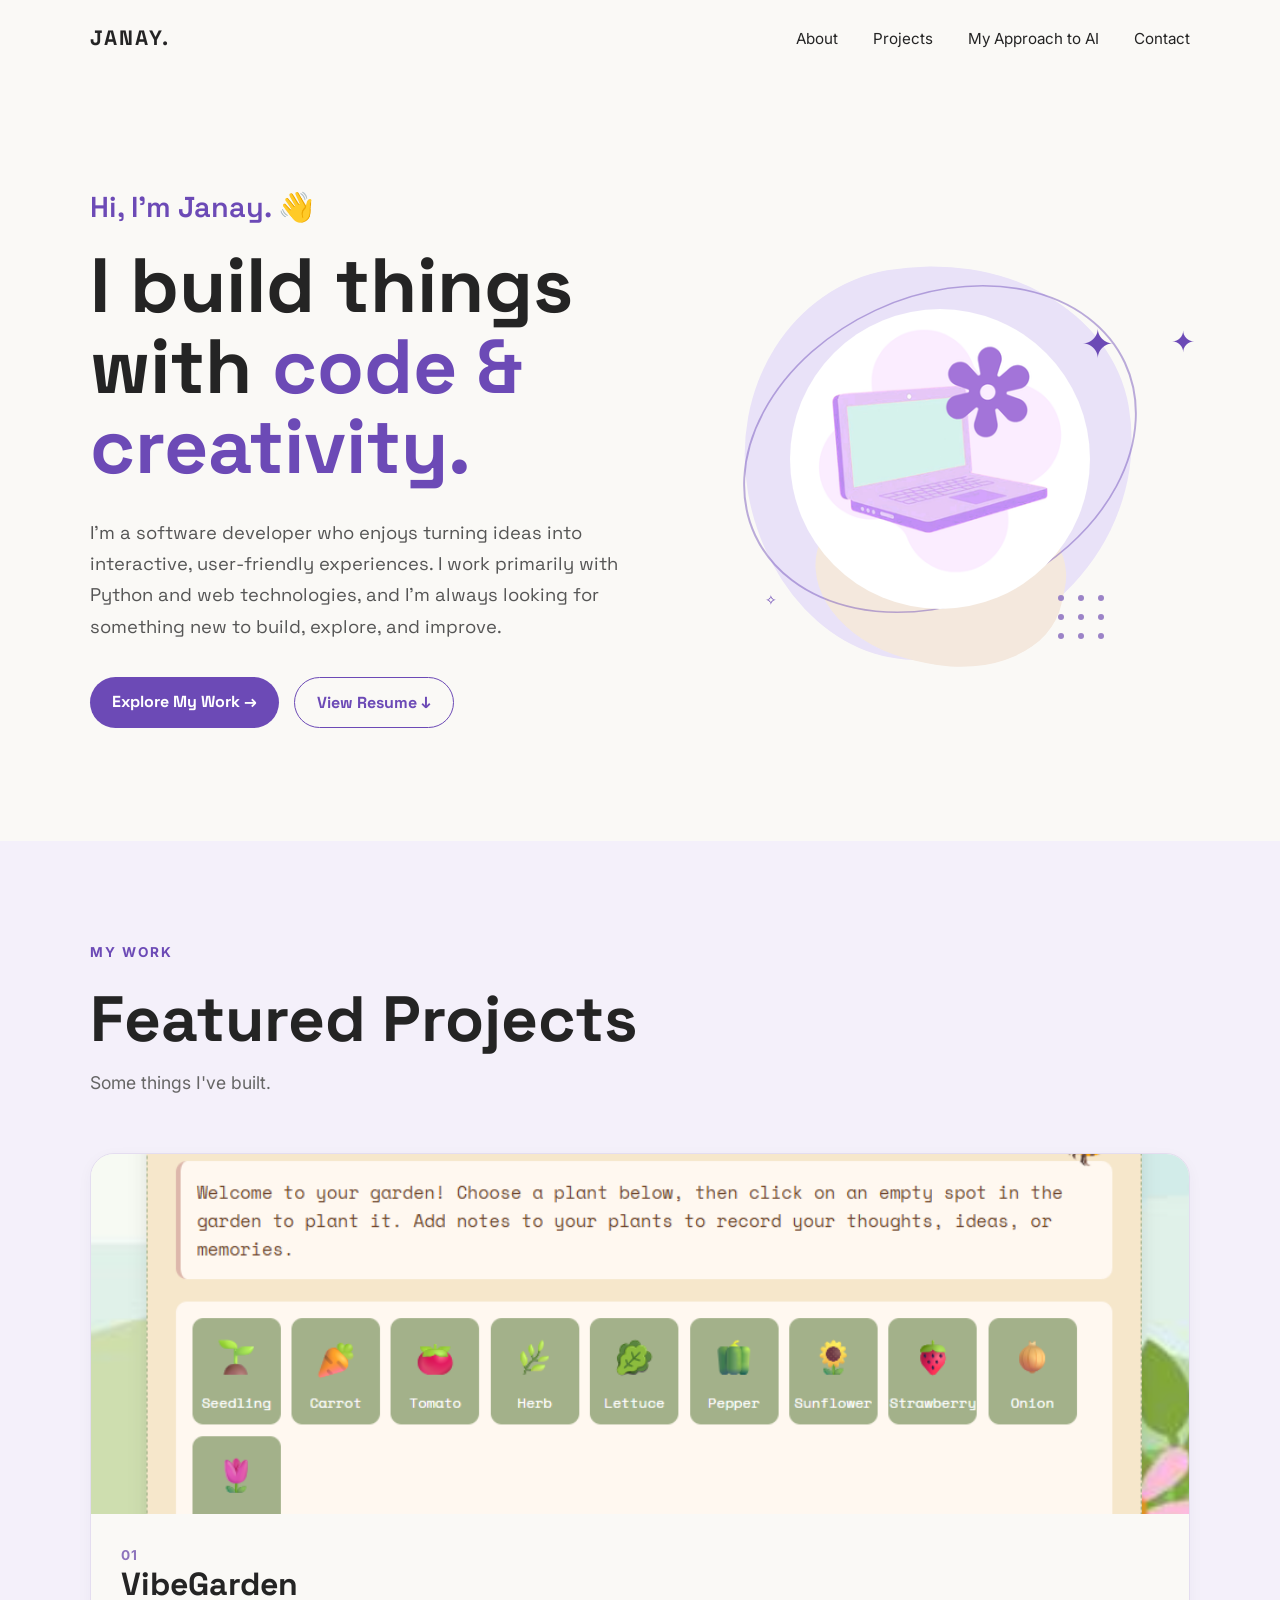
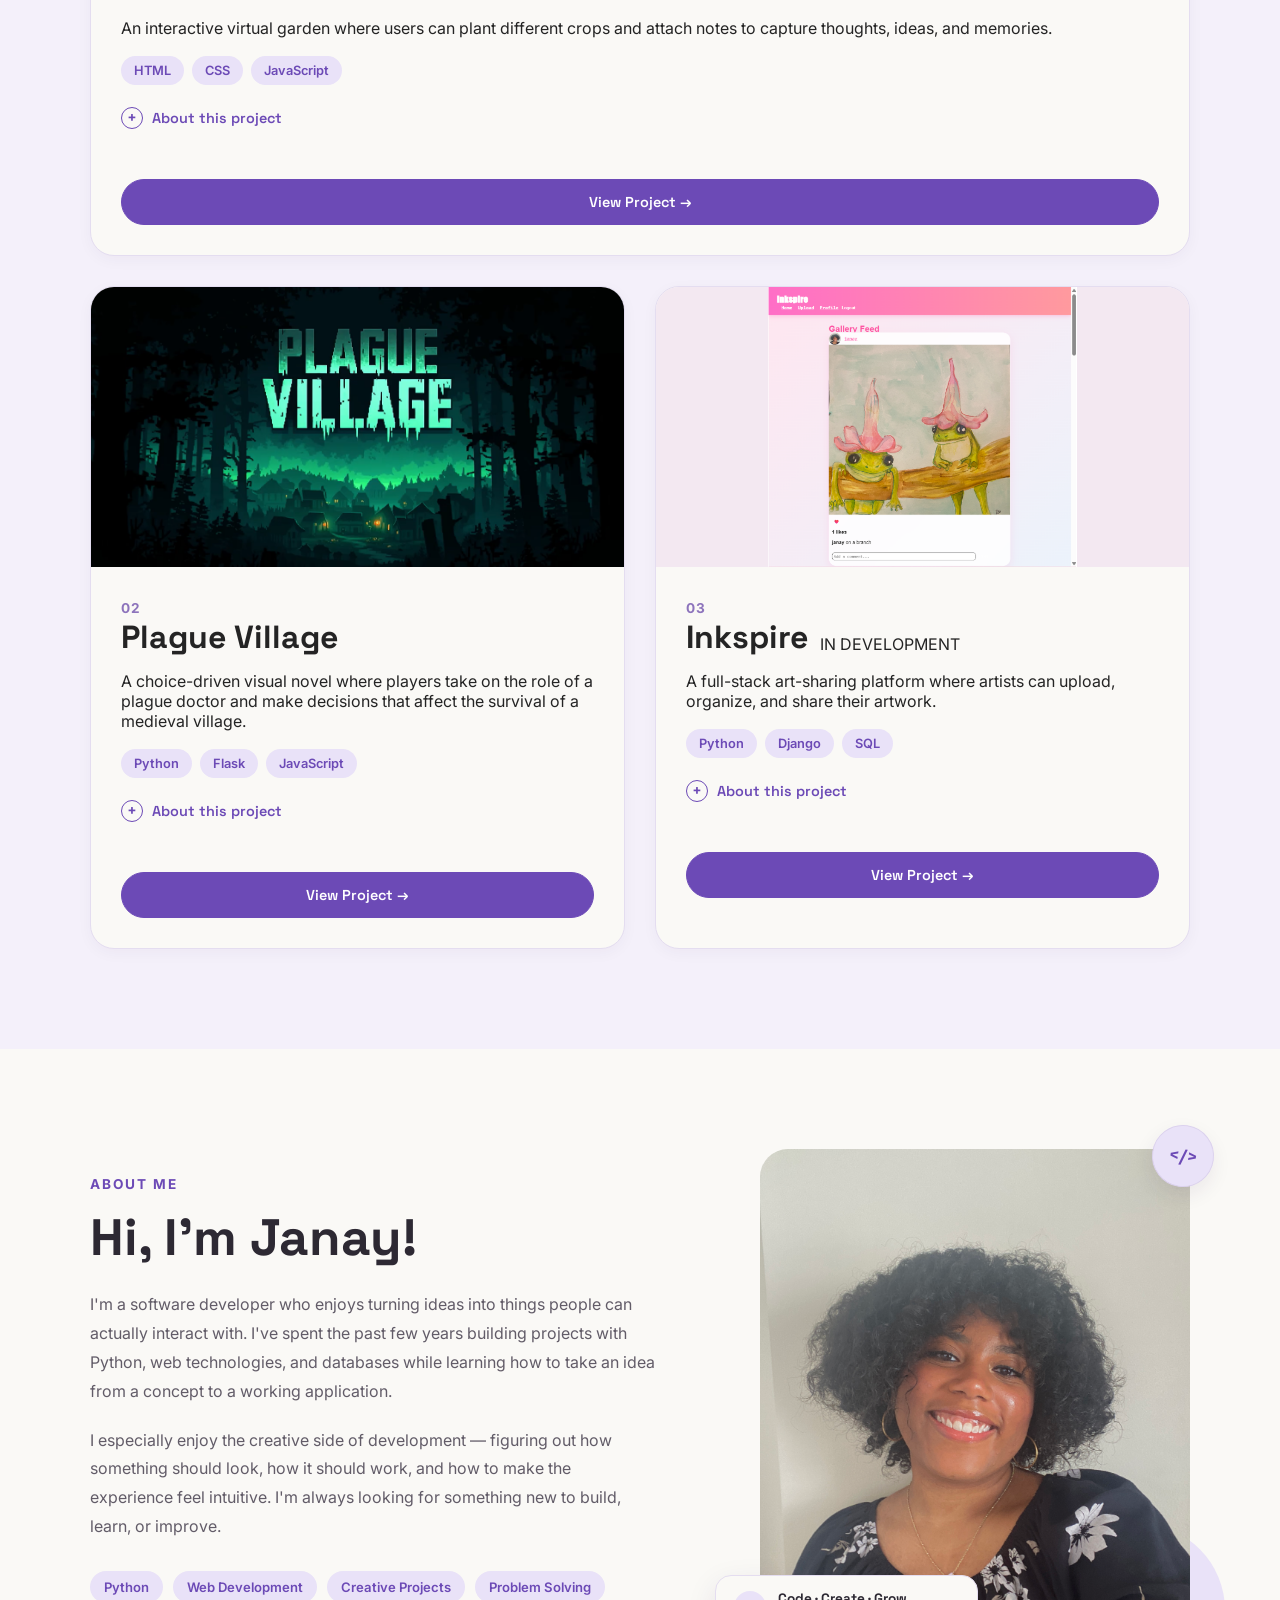
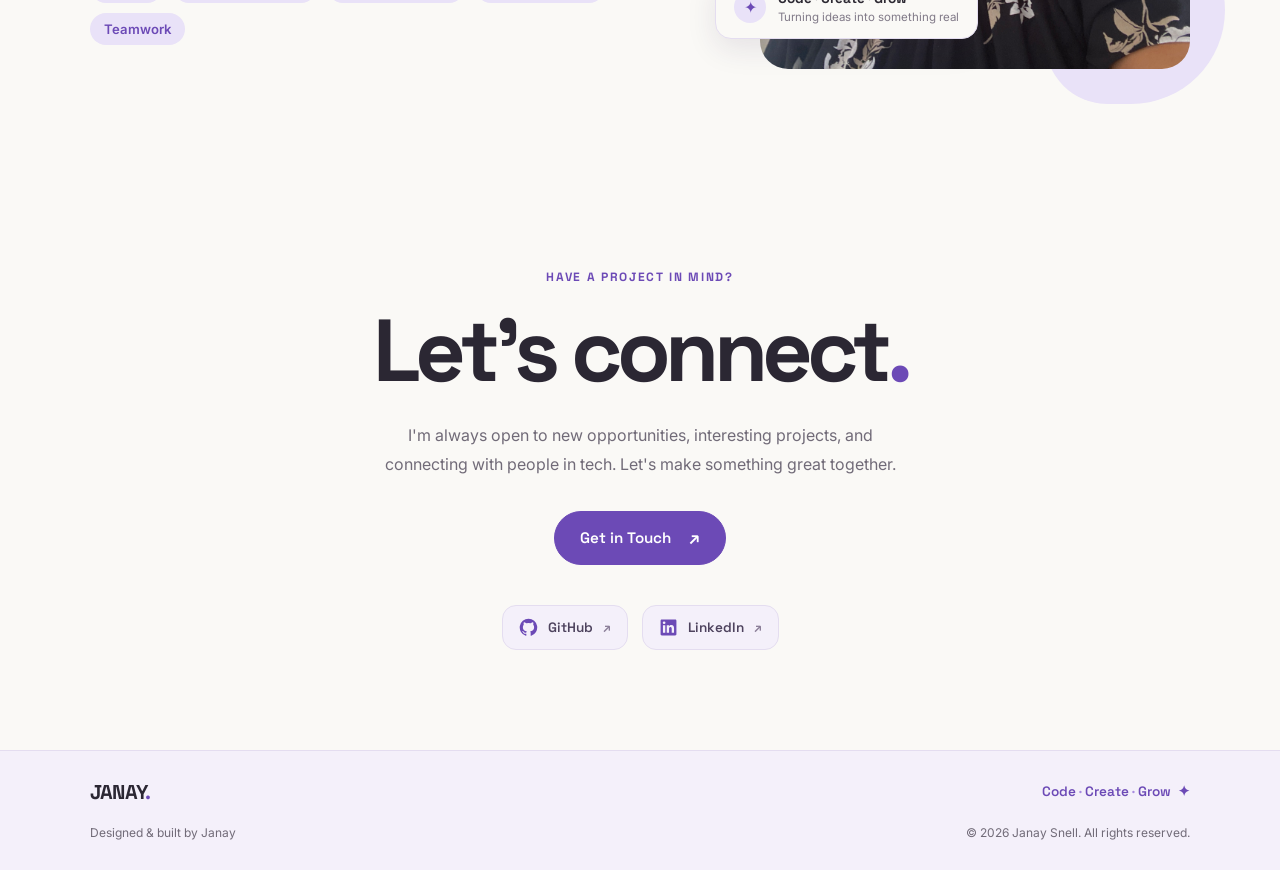
<file: index.html>
<!DOCTYPE html>
<html lang="en">
<head>
    <meta charset="UTF-8">
    <meta name="viewport" content="width=device-width, initial-scale=1.0">
    
    <link rel="preconnect" href="https://fonts.googleapis.com">
    <link rel="preconnect" href="https://fonts.gstatic.com" crossorigin>
    <link href="https://fonts.googleapis.com/css2?family=Inter:wght@400;500;600;700&family=Space+Grotesk:wght@400;500;600;700&display=swap" rel="stylesheet">

    <title>Janay | Software Developer</title>

    <link rel="icon" type="image/png" href="images/favicon.png">

    <link rel="stylesheet" href="css/style.css">
</head>

<body>

    <header>
        <nav>
            <a href="#" class="logo">JANAY.</a>

            <div class="nav-links">
                <a href="#about">About</a>
                <a href="#projects">Projects</a>
                <a href="ai-approach.html">My Approach to AI</a>
                <a href="#contact">Contact</a>
            </div>
        </nav>
    </header>

    <main>

        <section class="hero">

            <div class="hero-text">
                <p class="greeting">Hi, I'm Janay. 👋</p>

                <h1>
                    I build things with
                    <span>code & creativity.</span>
                </h1>

                <p class="intro">
                    I'm a software developer who enjoys turning ideas into
                    interactive, user-friendly experiences. I work primarily
                    with Python and web technologies, and I'm always looking
                    for something new to build, explore, and improve.
                </p>

                <div class="hero-buttons">
                    <a href="#projects" class="button primary">
                        Explore My Work →
                    </a>

                    <a href="documents/Janay-Snell-Resume.pdf" class="button secondary" download>
                        View Resume ↓
                    </a>
                </div>
            </div>

            <div class="hero-decoration">

                <!-- Background shapes -->
                <div class="hero-visual">
                <img src="images/logo.png" alt="My logo" class="hero-logo">

                <div class="blob blob-purple"></div>
                <div class="blob blob-cream"></div>

                <!-- Decorative orbit -->
                <div class="orbit"></div>


                <!-- Sparkles -->
                <div class="sparkle sparkle-one">✦</div>
                <div class="sparkle sparkle-two">✧</div>
                <div class="sparkle sparkle-three">✦</div>

                <!-- Small dots -->
                <div class="dots">
                    <span></span>
                    <span></span>
                    <span></span>
                    <span></span>
                    <span></span>
                    <span></span>
                    <span></span>
                    <span></span>
                    <span></span>
                </div>

            </div>

        </section>

        <section id="projects" class="projects-section">

            <div class="section-heading">
                <p class="section-label">MY WORK</p>
                <h2>Featured Projects</h2>
                <p>Some things I've built.</p>
            </div>

            <div class="projects-grid">

                <!-- VibeGarden -->
                <div class="project-card project-featured">

                    <div class="project-image">
                        <img src="images/vibegarden.png" alt="VibeGarden project">
                    </div>

                    <div class="project-info">
                        <span class="project-number">01</span>

                        <h3>VibeGarden</h3>

                        <p>
                            An interactive virtual garden where users can plant different
                            crops and attach notes to capture thoughts, ideas, and memories.
                        </p>


                        <div class="project-tags">
                            <span>HTML</span>
                            <span>CSS</span>
                            <span>JavaScript</span>
                        </div>

                        <button class="project-details-toggle" aria-expanded="false">
                            <span>+</span> About this project
                        </button>

                        <div class="project-details">
                            <div class="project-details-content">

                                <h4>About this project</h4>

                                <p>
                                    VibeGarden was created as an interactive web experience
                                    that combines creativity with simple user interaction.
                                    I designed the experience around the idea of turning
                                    thoughts and memories into a virtual garden.
                                </p>

                                <h4>What I worked on</h4>

                                <ul>
                                    <li>Interactive planting system</li>
                                    <li>Plant selection and garden interactions</li>
                                    <li>Note-taking for thoughts and memories</li>
                                    <li>Seasonal themes and sound controls</li>
                                </ul>

                            </div>
                        </div>

                        <a href="projects/vibegarden.html"
                            class="project-link project-view-button">
                                View Project →
                        </a>

                    </div>
                </div>


                <!-- Plague Village -->
                <div class="project-card">

                    <div class="project-image">
                        <img src="images/plague-village.png" alt="Plague Village project">
                    </div>

                    <div class="project-info">
                        <span class="project-number">02</span>

                        <h3>Plague Village</h3>

                        <p>
                            A choice-driven visual novel where players take on the role
                            of a plague doctor and make decisions that affect the survival
                            of a medieval village.
                        </p>

                        <div class="project-tags">
                            <span>Python</span>
                            <span>Flask</span>
                            <span>JavaScript</span>
                        </div>

                        <button class="project-details-toggle" aria-expanded="false">
                            <span>+</span> About this project
                        </button>

                        <div class="project-details">
                            <div class="project-details-content">

                                <h4>About this project</h4>

                                <p>
                                    Plague Village was a team capstone project based on an
                                    original game concept. The project combines storytelling,
                                    gameplay decisions, probability, and web development.
                                </p>

                                <h4>My role</h4>

                                <ul>
                                    <li>Project Manager / Team Lead</li>
                                    <li>Organized tasks and project priorities</li>
                                    <li>Managed the project backlog</li>
                                    <li>Coordinated development across the team</li>
                                    <li>Helped keep the project within scope</li>
                                </ul>

                            </div>
                        </div>

                        <div class="project-card-links">

    <a href="projects/plague-village.html"
       class="project-link project-view-button">
        View Project →
    </a>


</div>

                    </div>
                </div>

                <!-- Inkspire -->
                <div class="project-card">

                <div class="project-image">
                    <img src="images/inkspire.png" alt="Inkspire project">
                </div>

                <div class="project-info">
                    <span class="project-number">03</span>

                    <div class="project-title-row">
                        <h3>Inkspire</h3>
                        <span class="project-status">IN DEVELOPMENT</span>
                    </div>

                    <p>
                        A full-stack art-sharing platform where artists can upload,
                        organize, and share their artwork.
                    </p>

                    <div class="project-tags">
                        <span>Python</span>
                        <span>Django</span>
                        <span>SQL</span>
                    </div>

                    <button class="project-details-toggle" aria-expanded="false">
                        <span>+</span> About this project
                    </button>

                    <div class="project-details">
                        <div class="project-details-content">

                            <h4>About this project</h4>

                            <p>
                                Inkspire was a Django project focused on building a
                                social-style platform for artists. The project gave me
                                hands-on experience working with Django, databases,
                                authentication, and front-end interactions.
                            </p>

                            <h4>What I worked on</h4>

                            <ul>
                                <li>User authentication and profiles</li>
                                <li>Artwork uploads and galleries</li>
                                <li>Likes and comments</li>
                                <li>AJAX-based interactions</li>
                                <li>Administrative controls</li>
                            </ul>

                        </div>
                    </div>

                    <div class="project-card-links">

                        <a href="projects/inkspire.html"
                           class="project-link project-view-button">
                            View Project →
                        </a>

                    </div>

                </div>
            </div>

            </div>

        </section>

        <!-- About Me Section -->
        <section class="about-section" id="about">

            <div class="about-container">

                <div class="about-content">

                    <span class="section-label">ABOUT ME</span>

                    <h2>Hi, I'm Janay!</h2>

                    <p>
                        I'm a software developer who enjoys turning ideas into
                        things people can actually interact with. I've spent the
                        past few years building projects with Python, web
                        technologies, and databases while learning how to take
                        an idea from a concept to a working application.
                    </p>

                    <p>
                        I especially enjoy the creative side of development —
                        figuring out how something should look, how it should
                        work, and how to make the experience feel intuitive.
                        I'm always looking for something new to build, learn,
                        or improve.
                    </p>

                    <div class="about-skills">
                        <span>Python</span>
                        <span>Web Development</span>
                        <span>Creative Projects</span>
                        <span>Problem Solving</span>
                        <span>Teamwork</span>
                    </div>

                </div>


                <div class="about-image">

                    <div class="about-decoration"></div>

                    <div class="about-code-decoration">
                        <span>&lt;/&gt;</span>
                    </div>

                    <img src="images/about-me.jpg" alt="Photo of Janay">

                    <div class="about-floating-card">
                        <span>✦</span>
                        <div>
                            <strong>Code · Create · Grow</strong>
                            <small>Turning ideas into something real</small>
                        </div>
                    </div>

                </div>

            </div>

        </section>

    </main>

    <script src="js/script.js"></script>


    
    <!-- =========================
        LET'S CONNECT
    ========================== -->

    <section class="connect-section" id="contact">

        <div class="connect-container">

            <p class="connect-eyebrow">HAVE A PROJECT IN MIND?</p>

            <h2 class="connect-heading" id="contact">
                Let's connect<span>.</span>
            </h2>

            <p class="connect-description">
                I'm always open to new opportunities, interesting
                projects, and connecting with people in tech.
                Let's make something great together.
            </p>

            <!-- Email button -->
            <a
                href="mailto:janaysnell.jw@gmail.com"
                class="connect-email-button"
            >
                Get in Touch
                <span aria-hidden="true">↗</span>
            </a>

            <!-- Social links -->
            <div class="connect-socials">

                <a
                    href="https://github.com/JanayLS"
                    class="connect-social-link"
                    target="_blank"
                    rel="noopener noreferrer"
                    aria-label="Visit my GitHub profile"
                >
                    <svg viewBox="0 0 24 24" aria-hidden="true">
                        <path d="M12 .9a11.1 11.1 0 0 0-3.51 21.63c.55.1.76-.24.76-.54v-2.08c-3.1.67-3.76-1.32-3.76-1.32-.5-1.29-1.24-1.63-1.24-1.63-1.01-.69.08-.68.08-.68 1.12.08 1.71 1.15 1.71 1.15.99 1.7 2.6 1.21 3.23.92.1-.72.39-1.21.71-1.49-2.47-.28-5.07-1.24-5.07-5.5 0-1.22.44-2.21 1.15-2.99-.12-.28-.5-1.42.11-2.95 0 0 .94-.3 3.05 1.14a10.62 10.62 0 0 1 5.55 0c2.11-1.44 3.05-1.14 3.05-1.14.61 1.53.23 2.67.11 2.95.72.78 1.15 1.77 1.15 2.99 0 4.27-2.61 5.22-5.1 5.49.4.35.75 1.02.75 2.06v3.06c0 .3.2.65.77.54A11.1 11.1 0 0 0 12 .9Z"/>
                    </svg>
                    <span>GitHub</span>
                    <span class="connect-external-arrow">↗</span>
                </a>

                <a
                    href="https://www.linkedin.com/in/janaysnell/"
                    class="connect-social-link"
                    target="_blank"
                    rel="noopener noreferrer"
                    aria-label="Visit my LinkedIn profile"
                >
                    <svg viewBox="0 0 24 24" aria-hidden="true">
                        <path d="M20.45 2H3.55C2.69 2 2 2.68 2 3.52v16.96c0 .84.69 1.52 1.55 1.52h16.9c.86 0 1.55-.68 1.55-1.52V3.52c0-.84-.69-1.52-1.55-1.52ZM7.93 18.5H4.98V9h2.95v9.5ZM6.46 7.7a1.71 1.71 0 1 1 0-3.42 1.71 1.71 0 0 1 0 3.42ZM19 18.5h-2.95v-4.62c0-1.1-.02-2.52-1.54-2.52-1.54 0-1.78 1.2-1.78 2.44v4.7H9.78V9h2.83v1.3h.04c.4-.75 1.36-1.54 2.8-1.54 2.99 0 3.55 1.97 3.55 4.53v5.21Z"/>
                    </svg>
                    <span>LinkedIn</span>
                    <span class="connect-external-arrow">↗</span>
                </a>

            </div>

        </div>

    </section>


    <!-- =========================
        FOOTER
    ========================== -->

    <footer class="site-footer">

        <a href="#home" class="footer-brand">
            JANAY<span>.</span>
        </a>

        <p class="footer-credit">
            Designed & built by Janay
        </p>

        <p class="footer-motto">
            Code <span>·</span> Create <span>·</span> Grow <span class="footer-sparkle">✦</span>
        </p>

        <p class="footer-copyright">
            © <span id="copyright-year"></span> Janay Snell. All rights reserved.
        </p>

    </footer>

    <script>
        document.getElementById("copyright-year").textContent =
            new Date().getFullYear();
    </script>

</body>
</html>
</file>
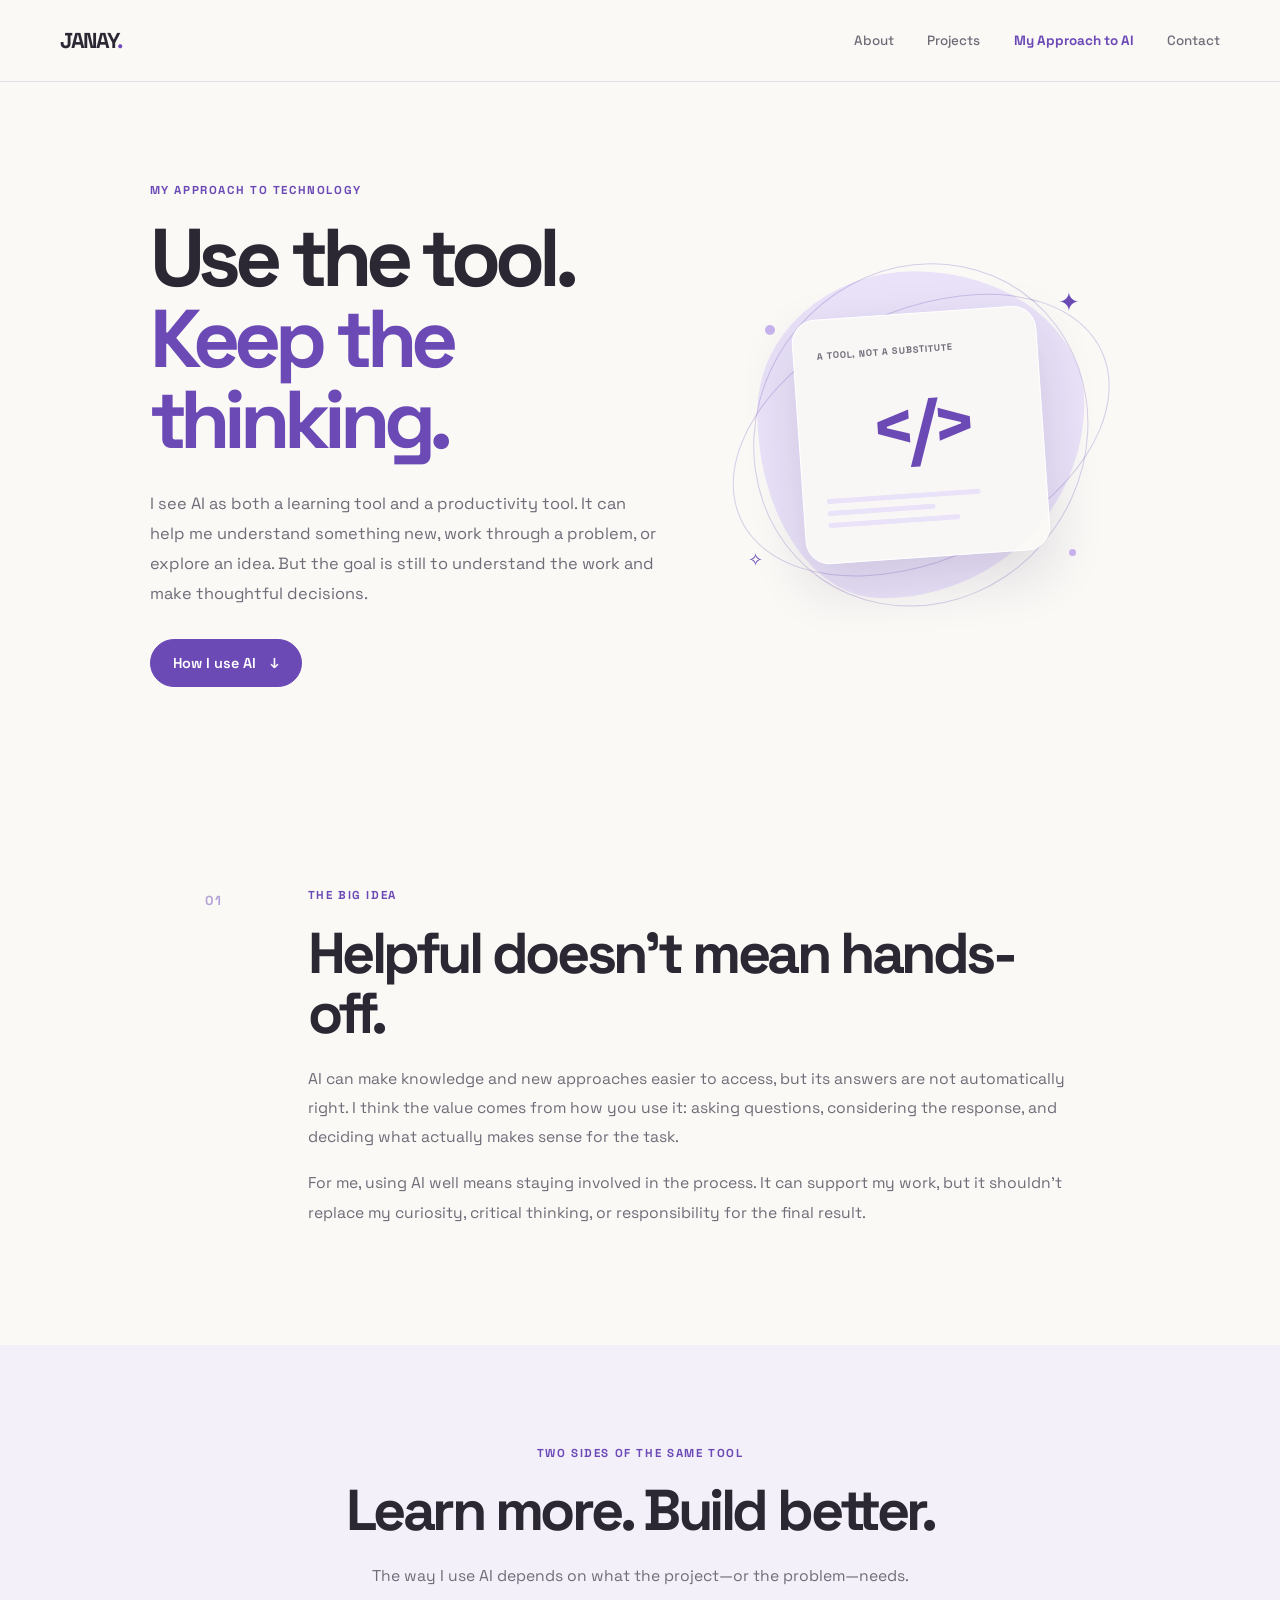
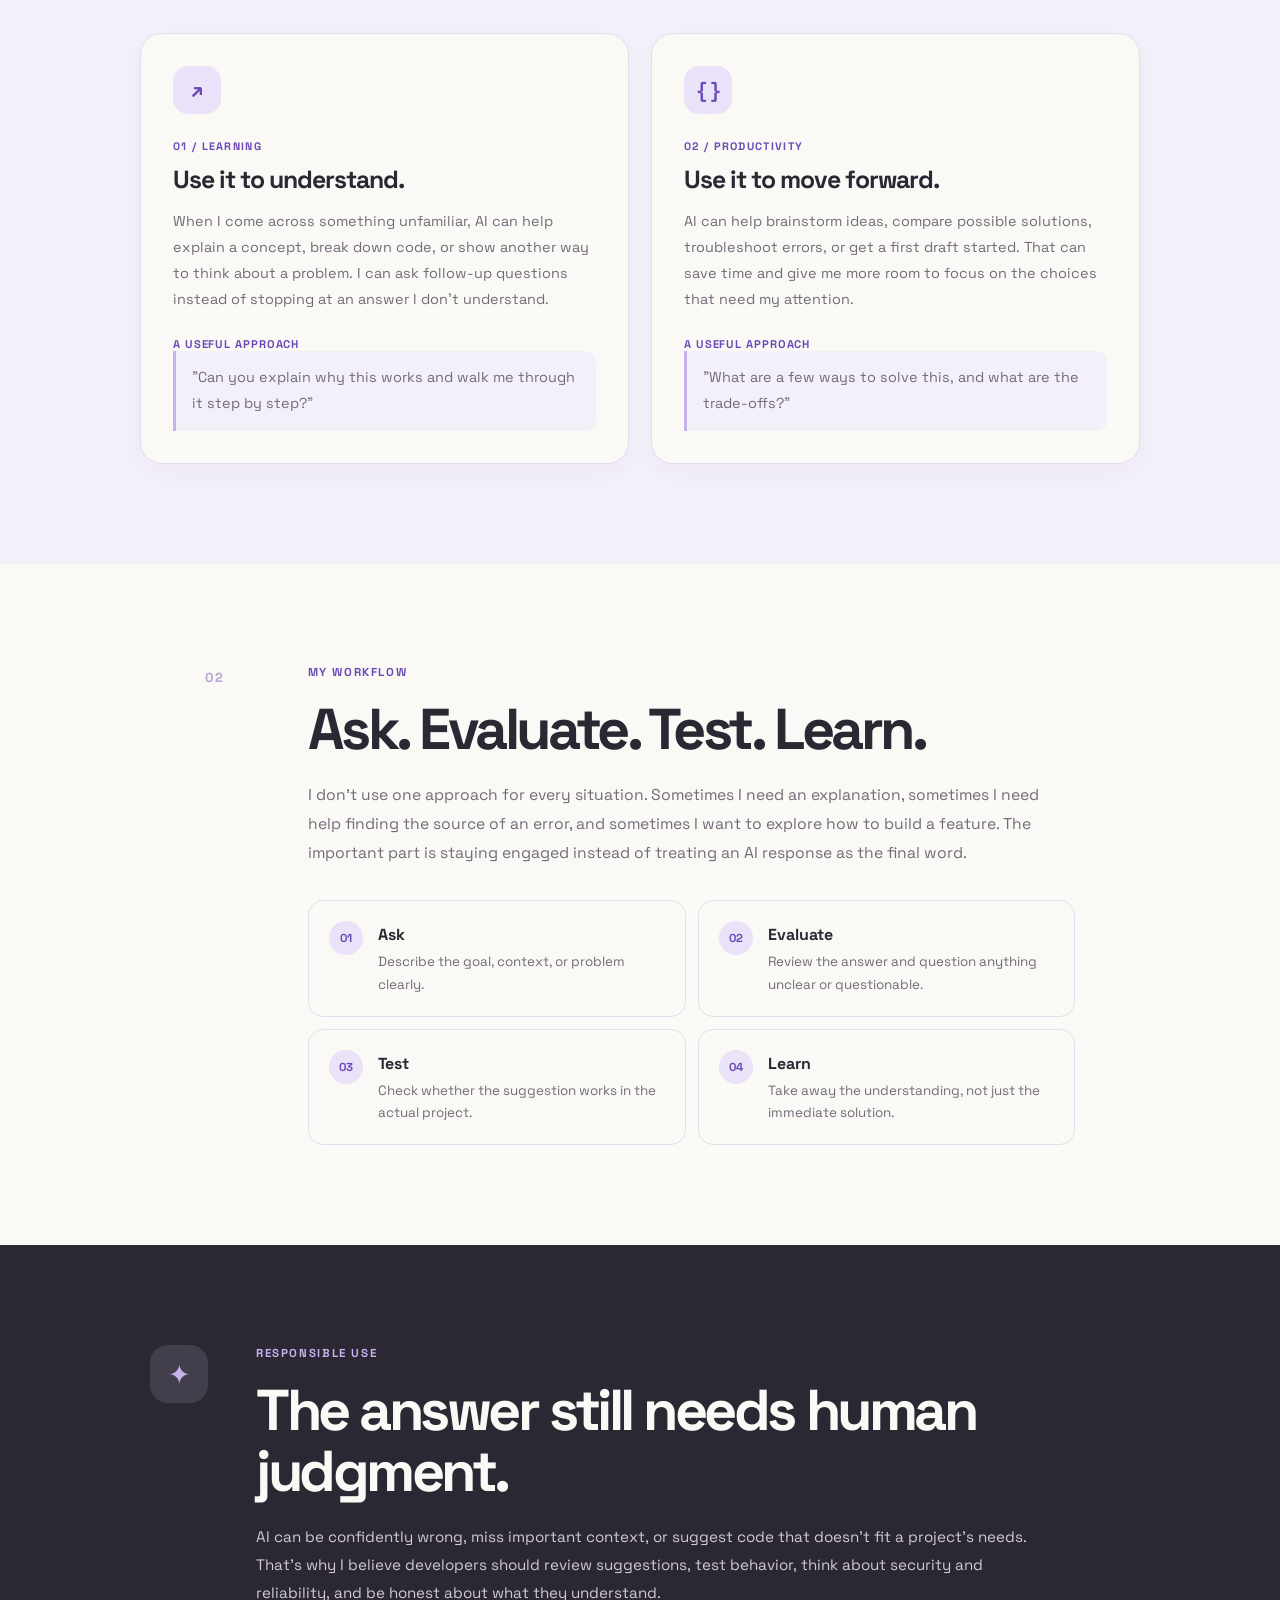
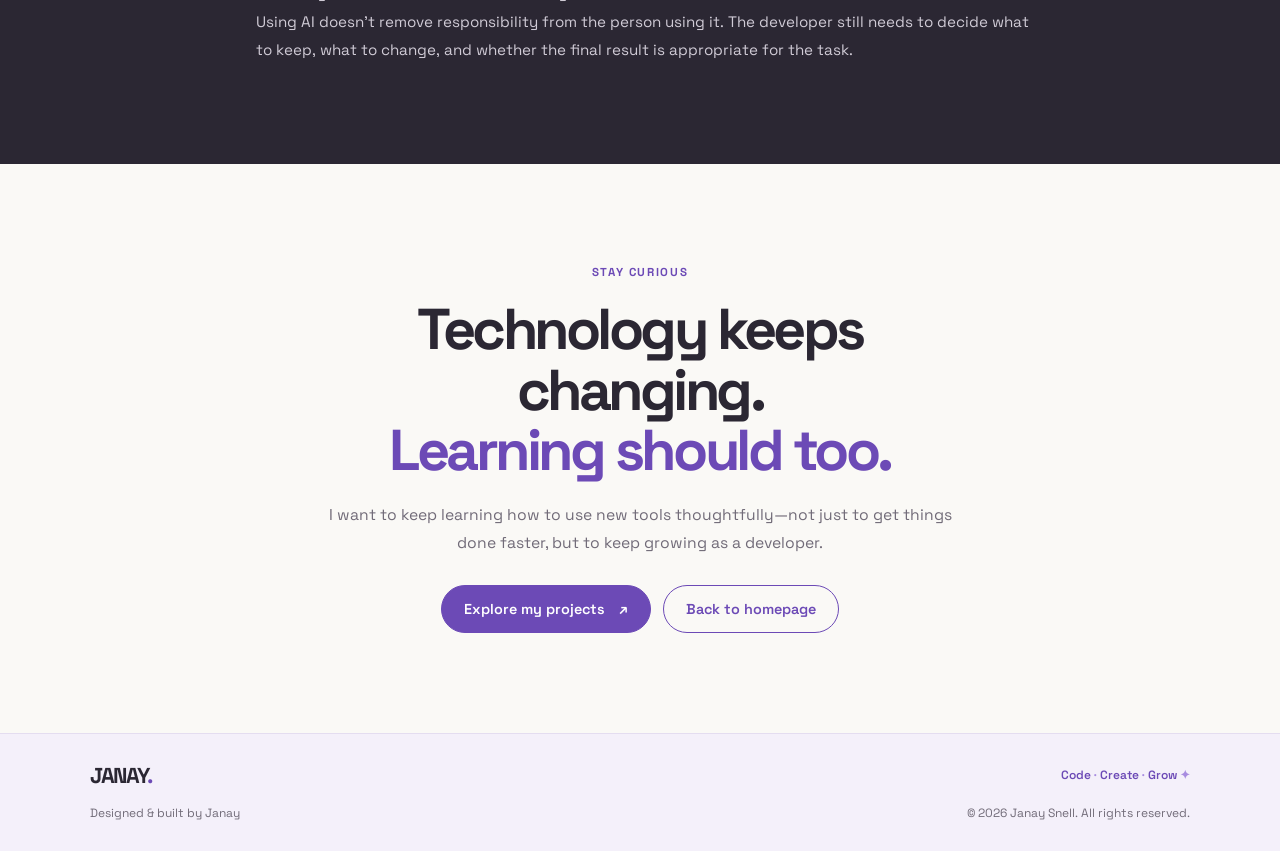
<file: ai-approach.html>
<!DOCTYPE html>
<html lang="en">
<head>
    <meta charset="UTF-8">
    <meta name="viewport" content="width=device-width, initial-scale=1.0">
    <meta name="description" content="My approach to using AI as a learning and productivity tool in software development.">
    <title>My Approach to AI | Janay</title>

    <link rel="preconnect" href="https://fonts.googleapis.com">
    <link rel="preconnect" href="https://fonts.gstatic.com" crossorigin>
    <link href="https://fonts.googleapis.com/css2?family=Space+Grotesk:wght@400;500;600;700&display=swap" rel="stylesheet">

    <link rel="stylesheet" href="css/style.css">
    <link rel="stylesheet" href="css/ai-approach.css">
</head>
<body>

<header class="ai-nav">
    <a class="ai-brand" href="index.html">JANAY<span>.</span></a>

    <nav class="ai-nav-links" aria-label="Main navigation">
        <a href="index.html#about">About</a>
        <a href="index.html#projects">Projects</a>
        <a class="active" href="ai-approach.html">My Approach to AI</a>
        <a href="index.html#contact">Contact</a>
    </nav>
</header>

<main>

    <!-- HERO -->
    <section class="ai-hero">
        <div class="ai-hero-copy">
            <p class="ai-eyebrow">MY APPROACH TO TECHNOLOGY</p>

            <h1>Use the tool.<br><span>Keep the thinking.</span></h1>

            <p class="ai-hero-intro">
                I see AI as both a learning tool and a productivity tool.
                It can help me understand something new, work through a problem,
                or explore an idea. But the goal is still to understand the work
                and make thoughtful decisions.
            </p>

            <a class="ai-primary-button" href="#how-i-use-ai">
                How I use AI <span aria-hidden="true">↓</span>
            </a>
        </div>

        <div class="ai-hero-art" aria-hidden="true">
            <div class="ai-orbit orbit-one"></div>
            <div class="ai-orbit orbit-two"></div>
            <div class="ai-art-blob"></div>

            <div class="ai-art-card">
                <span class="ai-art-card-label">A TOOL, NOT A SUBSTITUTE</span>
                <div class="ai-art-symbol">&lt;/&gt;</div>
                <div class="ai-art-lines">
                    <i></i><i></i><i></i>
                </div>
            </div>

            <span class="ai-sparkle sparkle-a">✦</span>
            <span class="ai-sparkle sparkle-b">✧</span>
            <span class="ai-art-dot dot-a"></span>
            <span class="ai-art-dot dot-b"></span>
        </div>
    </section>

    <!-- PHILOSOPHY -->
    <section class="ai-section" id="philosophy">
        <div class="ai-section-number">01</div>

        <div class="ai-section-content">
            <p class="ai-eyebrow">THE BIG IDEA</p>
            <h2>Helpful doesn't mean hands-off.</h2>

            <p class="ai-body">
                AI can make knowledge and new approaches easier to access,
                but its answers are not automatically right. I think the value
                comes from how you use it: asking questions, considering the
                response, and deciding what actually makes sense for the task.
            </p>

            <p class="ai-body">
                For me, using AI well means staying involved in the process.
                It can support my work, but it shouldn't replace my curiosity,
                critical thinking, or responsibility for the final result.
            </p>
        </div>
    </section>

    <!-- LEARNING AND PRODUCTIVITY -->
    <section class="ai-two-pillars" id="how-i-use-ai">
        <div class="ai-pillar-heading">
            <p class="ai-eyebrow">TWO SIDES OF THE SAME TOOL</p>
            <h2>Learn more. Build better.</h2>
            <p class="ai-body">
                The way I use AI depends on what the project—or the problem—needs.
            </p>
        </div>

        <div class="ai-pillar-grid">
            <article class="ai-pillar-card">
                <div class="ai-pillar-icon" aria-hidden="true">↗</div>
                <p class="ai-card-kicker">01 / LEARNING</p>
                <h3>Use it to understand.</h3>

                <p>
                    When I come across something unfamiliar, AI can help explain
                    a concept, break down code, or show another way to think
                    about a problem. I can ask follow-up questions instead of
                    stopping at an answer I don't understand.
                </p>

                <div class="ai-example-label">A useful approach</div>
                <p class="ai-example">
                    "Can you explain why this works and walk me through it step by step?"
                </p>
            </article>

            <article class="ai-pillar-card">
                <div class="ai-pillar-icon" aria-hidden="true">{ }</div>
                <p class="ai-card-kicker">02 / PRODUCTIVITY</p>
                <h3>Use it to move forward.</h3>

                <p>
                    AI can help brainstorm ideas, compare possible solutions,
                    troubleshoot errors, or get a first draft started. That can
                    save time and give me more room to focus on the choices that
                    need my attention.
                </p>

                <div class="ai-example-label">A useful approach</div>
                <p class="ai-example">
                    "What are a few ways to solve this, and what are the trade-offs?"
                </p>
            </article>
        </div>
    </section>

    <!-- WORKFLOW -->
    <section class="ai-section">
        <div class="ai-section-number">02</div>

        <div class="ai-section-content">
            <p class="ai-eyebrow">MY WORKFLOW</p>
            <h2>Ask. Evaluate. Test. Learn.</h2>

            <p class="ai-body">
                I don't use one approach for every situation. Sometimes I need
                an explanation, sometimes I need help finding the source of an
                error, and sometimes I want to explore how to build a feature.
                The important part is staying engaged instead of treating an
                AI response as the final word.
            </p>

            <div class="ai-workflow">
                <div class="ai-workflow-step">
                    <span>01</span>
                    <div>
                        <h3>Ask</h3>
                        <p>Describe the goal, context, or problem clearly.</p>
                    </div>
                </div>

                <div class="ai-workflow-step">
                    <span>02</span>
                    <div>
                        <h3>Evaluate</h3>
                        <p>Review the answer and question anything unclear or questionable.</p>
                    </div>
                </div>

                <div class="ai-workflow-step">
                    <span>03</span>
                    <div>
                        <h3>Test</h3>
                        <p>Check whether the suggestion works in the actual project.</p>
                    </div>
                </div>

                <div class="ai-workflow-step">
                    <span>04</span>
                    <div>
                        <h3>Learn</h3>
                        <p>Take away the understanding, not just the immediate solution.</p>
                    </div>
                </div>
            </div>
        </div>
    </section>

    <!-- RESPONSIBLE USE -->
    <section class="ai-responsibility">
        <div class="ai-responsibility-inner">
            <div class="ai-responsibility-mark" aria-hidden="true">✦</div>

            <div>
                <p class="ai-eyebrow">RESPONSIBLE USE</p>
                <h2>The answer still needs human judgment.</h2>

                <p>
                    AI can be confidently wrong, miss important context, or
                    suggest code that doesn't fit a project's needs. That's
                    why I believe developers should review suggestions, test
                    behavior, think about security and reliability, and be
                    honest about what they understand.
                </p>

                <p>
                    Using AI doesn't remove responsibility from the person
                    using it. The developer still needs to decide what to
                    keep, what to change, and whether the final result is
                    appropriate for the task.
                </p>
            </div>
        </div>
    </section>

    <!-- CLOSING -->
    <section class="ai-closing">
        <p class="ai-eyebrow">STAY CURIOUS</p>

        <h2>Technology keeps changing.<br><span>Learning should too.</span></h2>

        <p>
            I want to keep learning how to use new tools thoughtfully—not
            just to get things done faster, but to keep growing as a developer.
        </p>

        <div class="ai-closing-actions">
            <a class="ai-primary-button" href="index.html#projects">
                Explore my projects <span aria-hidden="true">↗</span>
            </a>

            <a class="ai-secondary-button" href="index.html">
                Back to homepage
            </a>
        </div>
    </section>

</main>

<footer class="ai-footer">
    <a class="ai-brand" href="index.html">JANAY<span>.</span></a>
    <p>Designed &amp; built by Janay</p>
    <p class="ai-footer-motto">Code <span>·</span> Create <span>·</span> Grow <b>✦</b></p>
    <p class="ai-footer-copyright">
        © <span id="ai-copyright-year"></span> Janay Snell. All rights reserved.
    </p>
</footer>

<script>
    document.getElementById("ai-copyright-year").textContent =
        new Date().getFullYear();
</script>

</body>
</html>
</file>
<file: css/style.css>
/* =========================
   GENERAL
========================= */

* {
    margin: 0;
    padding: 0;
    box-sizing: border-box;
}

html {
    scroll-behavior: smooth;
}

body {
    background-color: #FAF9F6;
    color: #242424;
    font-family: 'Inter', sans-serif;
}


/* =========================
   NAVIGATION
========================= */

header {
    padding: 25px 7%;
}

nav {
    display: flex;
    justify-content: space-between;
    align-items: center;
}

.logo {
    font-family: 'Space Grotesk', sans-serif;
    color: #242424;
    text-decoration: none;
    font-size: 1.3rem;
    font-weight: bold;
    letter-spacing: 2px;
}

.nav-links {
    display: flex;
    gap: 35px;
}

.nav-links a {
    color: #242424;
    text-decoration: none;
    font-size: 0.95rem;
}

.nav-links a:hover {
    color: #6C4AB6;
}


/* =========================
   HERO
========================= */

.hero {
    min-height: 85vh;
    padding: 80px 7%;
    display: flex;
    align-items: center;
    justify-content: space-between;
    gap: 40px;
    font-family: "Space Grotesk", Arial, sans-serif;
}

.hero-text {
    max-width: 700px;
}

.greeting {
    color: #6C4AB6;
    font-size: 1.8rem;
    margin-bottom: 20px;
    font-weight: 600;
}

h1 {
    font-family: 'Space Grotesk', sans-serif;
    font-size: clamp(2.5rem, 6vw, 5rem);
    font-weight: 700;
    line-height: 1.05;
    margin-bottom: 30px;
}

h1 span {
    color: #6C4AB6;
}

.intro {
    max-width: 600px;
    font-size: 1.15rem;
    line-height: 1.7;
    color: #555;
}


/* =========================
   BUTTONS
========================= */

.hero-buttons {
    display: flex;
    gap: 15px;
    margin-top: 35px;
}

.button {
    padding: 14px 22px;
    border-radius: 30px;
    text-decoration: none;
    font-weight: bold;
    transition: 0.3s ease;
}

.primary {
    background-color: #6C4AB6;
    color: white;
}

.primary:hover {
    transform: translateY(-3px);
}

.secondary {
    border: 1px solid #6C4AB6;
    color: #6C4AB6;
}

.secondary:hover {
    background-color: #E9E2F8;
}


/* =========================
   HERO DECORATION
========================= */

.hero-decoration {
    position: relative;
    width: 500px;
    height: 500px;
    flex-shrink: 0;
}


/* Purple background blob */

.blob-purple {
    position: absolute;
    width: 390px;
    height: 390px;
    top: 55px;
    left: 55px;

    background: #E9E2F8;
    border-radius: 45% 55% 60% 40% / 50% 45% 55% 50%;

    transform: rotate(-10deg);
}



.hero-logo {
    position: absolute;
    top: 50%;
    left: 50%;
    transform: translate(-50%, -50%);
    width: 300px;
    height: auto;
    z-index: 10;
    border-radius: 50%;
}


/* Cream overlapping blob */

.blob-cream {
    position: absolute;
    width: 250px;
    height: 180px;
    bottom: 45px;
    left: 125px;

    background: #F4E8DD;
    border-radius: 55% 45% 50% 50%;

    transform: rotate(12deg);
}


/* Thin orbit */

.orbit {
    position: absolute;
    width: 410px;
    height: 410px;

    top: 35px;
    left: 45px;

    border: 2px solid rgba(108, 74, 182, 0.45);
    border-radius: 50%;

    transform: rotate(-25deg) scaleY(0.75);
}


/* =========================
   SPARKLES
========================= */

.sparkle {
    position: absolute;
    color: #6C4AB6;
    z-index: 5;
}

.sparkle-one {
    top: 45px;
    right: 15px;
    font-size: 2.5rem;
}

.sparkle-two {
    bottom: 85px;
    left: 30px;
    font-size: 2rem;
}

.sparkle-three {
    top: 115px;
    right: -5px;
    font-size: 1.8rem;
}


/* =========================
   DOTS
========================= */

.dots {
    position: absolute;
    bottom: 70px;
    right: 85px;

    display: grid;
    grid-template-columns: repeat(3, 7px);
    gap: 13px;

    z-index: 4;
}

.dots span {
    width: 6px;
    height: 6px;
    background: #9B83C7;
    border-radius: 50%;
}


/* =========================
   SECTIONS
========================= */

section:not(.hero) {
    padding: 100px 7%;
    min-height: 50vh;
}

section h2 {
    font-size: 3rem;
    margin-bottom: 15px;
}

/* =========================
   PROJECTS
========================= */

.projects-section {
    padding: 120px 7%;
    background-color: #F4F0FA;
}

.section-heading {
    margin-bottom: 60px;
}

.section-label {
    color: #6C4AB6;
    font-size: 0.85rem;
    font-weight: 700;
    letter-spacing: 2px;
    margin-bottom: 12px;
}

.section-heading h2 {
    font-family: 'Space Grotesk', sans-serif;
    font-size: clamp(2.5rem, 5vw, 4rem);
    margin-bottom: 12px;
}

.section-heading > p:last-child {
    color: #666;
    font-size: 1.1rem;
}


/* =========================
   PROJECT GRID
========================= */

.projects-grid {
    display: grid;
    grid-template-columns: repeat(2, 1fr);
    gap: 30px;
}


/* =========================
   PROJECT CARD
========================= */

.project-card {
    background-color: #FAF9F6;
    border-radius: 24px;
    overflow: hidden;

    border: 1px solid #E4DDF0;

    box-shadow: 0 4px 15px rgba(50, 30, 80, 0.04);

    transition:
        transform 0.3s ease,
        box-shadow 0.3s ease;
}

.project-card:hover {
    transform: translateY(-8px);

    box-shadow:
        0 18px 40px rgba(108, 74, 182, 0.14);
}


/* Featured project */

.project-featured {
    grid-column: span 2;
}


/* =========================
   PROJECT IMAGES
========================= */

.project-image {
    height: 280px;
    background-color: #E9E2F8;
    overflow: hidden;
    position: relative;
}

.project-featured .project-image {
    height: 360px;
}

.project-image img {
    width: 100%;
    height: 100%;
    display: block;

    object-fit: cover;

    transition: transform 0.5s ease;
}

.project-card:hover .project-image img {
    transform: scale(1.04);
}

/* Inkspire screenshot */
.project-card:nth-child(3) .project-image {
    background-color: #f3e8f1;
}

.project-card:nth-child(3) .project-image img {
    object-fit: contain;
    padding: 0 80px;
}


/* =========================
   PROJECT INFO
========================= */

.project-info {
    padding: 30px;
}

.project-number {
    color: #8D74BC;
    font-size: 0.85rem;
    font-weight: 700;
    letter-spacing: 1px;
    margin-bottom: 10px;
}

.project-info h3 {
    font-family: 'Space Grotesk', sans-serif;
    font-size: 2rem;
    font-weight: 700;

    margin-bottom: 14px;

    transition: color 0.3s ease;
}

.project-card:hover .project-info h3 {
    color: #6C4AB6;
}

.project-description {
    color: #555;
    line-height: 1.6;
    max-width: 650px;
    margin-bottom: 20px;
}

.projectlink {
    color: #6C4AB6;
    font-weight: 700;
    text-decoration: none;
}

.project-page-button {
    display: inline-flex;
    align-items: center;
    gap: 8px;
    padding: 12px 20px;
    background-color: #6C4AB6;
    color: white;
    text-decoration: none;
    border-radius: 12px;
    font-weight: 600;
    transition: transform 0.25s ease, background-color 0.25s ease;
}

.project-page-button:hover {
    background-color: #59399E;
    transform: translateY(-2px);
}

/* ================================
   PROJECT DETAILS
================================ */

.project-details-toggle {
    display: flex;
    align-items: center;
    gap: 9px;

    margin-top: 22px;
    margin-bottom: 0;
    padding: 0;

    border: none;
    background: none;

    color: #6C4AB6;
    font-family: 'Space Grotesk', sans-serif;
    font-size: 0.9rem;
    font-weight: 600;

    cursor: pointer;
    transition: color 0.25s ease;
}

.project-details-toggle span {
    display: inline-flex;
    align-items: center;
    justify-content: center;

    width: 22px;
    height: 22px;

    border: 1.5px solid #6C4AB6;
    border-radius: 50%;

    font-size: 1rem;
    line-height: 1;

    transition:
        transform 0.35s ease,
        background-color 0.25s ease,
        color 0.25s ease;
}

.project-details-toggle:hover {
    color: #52358F;
}

.project-details-toggle:hover span {
    background-color: #6C4AB6;
    color: #FAF9F6;
}


/* Expandable area */

.project-details {
    display: grid;
    grid-template-rows: 0fr;
    opacity: 0;

    transition:
        grid-template-rows 0.45s ease,
        opacity 0.3s ease;
}

.project-details-content {
    min-height: 0;
    overflow: hidden;
}

/* Open state */

.project-details-toggle[aria-expanded="true"] + .project-details {
    grid-template-rows: 1fr;
    opacity: 1;
}

.project-details-toggle[aria-expanded="true"] span {
    transform: rotate(45deg);
}


/* Details text */

.project-details-content {
    min-height: 0;
    overflow: hidden;
    padding-top: 22px;
    padding-bottom: 4px;
}

.project-details-content h4 {
    margin: 0 0 9px;

    font-family: 'Space Grotesk', sans-serif;
    font-size: 0.95rem;
    font-weight: 700;
    color: #2D2933;
}

.project-details-content p {
    margin: 0 0 20px;

    font-size: 0.9rem;
    line-height: 1.7;
    color: #625C68;
}

.project-details-content ul {
    margin: 0;
    padding-left: 20px;

    color: #625C68;
    font-size: 0.9rem;
    line-height: 1.75;
}

.project-details-content li {
    padding-left: 4px;
}


/* Project link */

.project-link {
    display: inline-block;
    margin-top: 24px;

    color: #6C4AB6;
    font-family: 'Space Grotesk', sans-serif;
    font-size: 0.9rem;
    font-weight: 700;

    text-decoration: none;

    transition:
        color 0.25s ease,
        transform 0.25s ease;
}

.project-link:hover {
    color: #52358F;
    transform: translateX(4px);
}


/* =========================
   TAGS
========================= */

.project-tags {
    display: flex;
    flex-wrap: wrap;
    gap: 8px;
    margin-top: 18px;
}

.project-tags span {
    padding: 7px 13px;

    background-color: #E9E2F8;
    color: #6C4AB6;

    border-radius: 20px;

    font-size: 0.8rem;
    font-weight: 600;

    transition:
        background-color 0.25s ease,
        transform 0.25s ease;
}

.project-card:hover .project-tags span {
    transform: translateY(-2px);
}


/* =========================
   PROJECT LINK
========================= */

.project-link {
    color: #6C4AB6;
    font-weight: 700;
    text-decoration: none;
}

.project-link:hover {
    text-decoration: underline;
}


/* =========================
   PROJECT STATUS
========================= */

.project-title-row {
    display: flex;
    align-items: center;
    gap: 12px;
}

.status {
    padding: 5px 10px;
    border-radius: 20px;

    background-color: #F4E8DD;
    color: #8A654D;

    font-size: 0.7rem;
    font-weight: 700;
    text-transform: uppercase;
    letter-spacing: 0.5px;
}

/* ================================
   ABOUT ME
================================ */

.about-section {
    padding: 120px 8%;
    background-color: #FAF9F6;
}

.about-container {
    max-width: 1200px;
    margin: 0 auto;

    display: grid;
    grid-template-columns: 1fr 0.8fr;
    align-items: center;
    gap: 80px;
}

.about-content {
    max-width: 600px;
}

.section-label {
    display: inline-block;
    margin-bottom: 18px;

    color: #6C4AB6;
    font-size: 0.85rem;
    font-weight: 700;
    letter-spacing: 2px;
}

.about-content h2 {
    margin: 0 0 24px;

    font-family: 'Space Grotesk', sans-serif;
    font-size: 3.2rem;
    line-height: 1.1;
    color: #2D2933;
}

.about-content p {
    margin: 0 0 20px;

    color: #625C68;
    font-size: 1rem;
    line-height: 1.8;
}

.about-skills {
    display: flex;
    flex-wrap: wrap;
    gap: 10px;

    margin-top: 30px;
}

.about-skills span {
    padding: 8px 14px;

    background-color: #E9E2F8;
    color: #6C4AB6;

    border-radius: 20px;

    font-size: 0.82rem;
    font-weight: 600;
}


/* Photo */

.about-image {
    position: relative;

    width: 100%;
    max-width: 430px;
    justify-self: end;
}

.about-image img {
    position: relative;
    z-index: 2;

    display: block;
    width: 100%;
    height: 520px;

    object-fit: cover;
    object-position: center 35%;

    border-radius: 28px;
}


/* Decorative shape behind photo */

.about-decoration {
    position: absolute;

    width: 180px;
    height: 180px;

    right: -35px;
    bottom: -35px;

    background-color: #E9E2F8;

    border-radius: 45% 55% 60% 40%;

    z-index: 1;
}

/* Floating card */

.about-floating-card {
    position: absolute;
    z-index: 3;

    left: -45px;
    bottom: 30px;

    display: flex;
    align-items: center;
    gap: 12px;

    padding: 14px 18px;

    background-color: #FAF9F6;
    border: 1px solid #E4DDF0;
    border-radius: 16px;

    box-shadow: 0 10px 30px rgba(50, 30, 80, 0.10);

    transition: transform 0.3s ease;
}

.about-floating-card:hover {
    transform: translateY(-5px);
}

.about-floating-card > span {
    display: flex;
    align-items: center;
    justify-content: center;

    width: 32px;
    height: 32px;

    background-color: #E9E2F8;
    color: #6C4AB6;

    border-radius: 50%;

    font-size: 1rem;
}

.about-floating-card strong {
    display: block;

    margin-bottom: 3px;

    color: #2D2933;

    font-family: 'Space Grotesk', sans-serif;
    font-size: 0.85rem;
}

.about-floating-card small {
    display: block;

    color: #817A88;
    font-size: 0.72rem;
}

.about-code-decoration {
    position: absolute;
    z-index: 3;

    top: -24px;
    right: -24px;

    display: flex;
    align-items: center;
    justify-content: center;

    width: 62px;
    height: 62px;

    background-color: #E9E2F8;
    border: 1px solid #DCD2EE;
    border-radius: 50%;

    color: #6C4AB6;

    font-family: 'Space Grotesk', sans-serif;
    font-size: 1.1rem;
    font-weight: 700;

    transform: rotate(8deg);

    box-shadow: 0 8px 20px rgba(50, 30, 80, 0.08);
}


/* ================================
   PROJECT PAGES
================================ */

.project-header {
    display: flex;
    align-items: center;
    justify-content: space-between;

    max-width: 1200px;
    margin: 0 auto;
    padding: 28px 8%;
}

.project-header .logo {
    color: #2D2933;
    text-decoration: none;

    font-family: 'Space Grotesk', sans-serif;
    font-size: 1.3rem;
    font-weight: 700;
}

.back-link {
    color: #6C4AB6;
    text-decoration: none;

    font-size: 0.9rem;
    font-weight: 600;

    transition: transform 0.25s ease;
}

.back-link:hover {
    transform: translateX(-4px);
}


/* Project Hero */

.project-page-hero {
    max-width: 1200px;
    margin: 0 auto;

    padding: 90px 8% 110px;
}

.project-page-intro {
    margin-bottom: 55px;
}

.project-page-number {
    display: block;

    margin-bottom: 12px;

    color: #6C4AB6;

    font-family: 'Space Grotesk', sans-serif;
    font-size: 0.9rem;
    font-weight: 700;
}

.project-page-intro h1 {
    margin: 0 0 16px;

    color: #2D2933;

    font-family: 'Space Grotesk', sans-serif;
    font-size: clamp(4rem, 8vw, 7rem);
    line-height: 0.95;
}

.project-page-tagline {
    margin: 0 0 24px;

    color: #625C68;

    font-size: 1.25rem;
}


.project-hero-image {
    width: 100%;

    background-color: #E9E2F8;

    border-radius: 28px;
    overflow: hidden;
}

.project-hero-image img {
    display: block;

    width: 100%;
    height: auto;
}


/* General Sections */

.project-page-section {
    display: grid;
    grid-template-columns: 220px 1fr;
    gap: 0px;

    max-width: 1600px;
    margin: 0 auto;

    padding: 20px 5%;
}

.project-light-section {
    max-width: none;

    padding-left: calc((100% - 1200px) / 2 + 8%);
    padding-right: calc((100% - 1200px) / 2 + 8%);

    background-color: #F4F0FA;
}

.project-section-label {
    padding-top: 8px;

    color: #817A88;

    font-size: 0.75rem;
    font-weight: 700;
    letter-spacing: 2px;
}

.project-section-label span {
    margin-right: 10px;

    color: #6C4AB6;
}

.project-section-content {
    max-width: 750px;
}

.project-section-content h2 {
    margin: 0 0 28px;

    color: #2D2933;

    font-family: 'Space Grotesk', sans-serif;
    font-size: 2.6rem;
    line-height: 1.15;
}

.project-section-content p {
    margin: 0 0 22px;

    color: #625C68;

    font-size: 1rem;
    line-height: 1.8;
}


/* Feature Cards */

.feature-grid {
    display: grid;
    grid-template-columns: repeat(2, 1fr);
    gap: 18px;

    margin-top: 40px;
}

.feature-card {
    padding: 28px;

    background-color: #FAF9F6;

    border: 1px solid #E4DDF0;
    border-radius: 18px;

    transition:
        transform 0.3s ease,
        box-shadow 0.3s ease;
}

.feature-card:hover {
    transform: translateY(-5px);

    box-shadow: 0 12px 30px rgba(108, 74, 182, 0.1);
}

.feature-card > span {
    color: #6C4AB6;

    font-size: 0.75rem;
    font-weight: 700;
}

.feature-card h3 {
    margin: 12px 0 8px;

    color: #2D2933;

    font-family: 'Space Grotesk', sans-serif;
    font-size: 1.2rem;
}

.feature-card p {
    margin: 0;

    font-size: 0.88rem;
    line-height: 1.6;
}


/* Technology List */

.technology-list {
    display: grid;
    grid-template-columns: repeat(3, 1fr);
    gap: 15px;

    margin-top: 40px;
}

.technology-list div {
    padding: 20px;

    border-left: 3px solid #6C4AB6;
    background-color: #FAF9F6;
}

.technology-list strong {
    display: block;

    margin-bottom: 5px;

    color: #2D2933;

    font-family: 'Space Grotesk', sans-serif;
}

.technology-list span {
    color: #817A88;

    font-size: 0.8rem;
}


/* ================================
   PROJECT SCREENSHOT GALLERY
================================ */

/* ================================
   PROJECT SCREENSHOTS
================================ */

/* ================================
   PROJECT SCREENSHOTS
================================ */

.project-gallery {
    display: grid;
    grid-template-columns: minmax(0, 1fr);
    gap: 32px;

    width: 100%;
    align-items: start;
}

/* Main screenshot */
.gallery-feature {
    position: relative;
    overflow: hidden;
    grid-row: 1 / 3;
    padding : 0;

    background-color: #FAF9F6;
    border: 1px solid #E4DDF0;
    border-radius: 24px;
    box-shadow: 0 8px 25px rgba(50, 30, 80, 0.05);

    display: flex;
    flex-direction: column;
}

/* Right side */
.gallery-side {
    display: grid;
    grid-template-rows: 1fr 1fr;
    gap: 24px;
}

/* Smaller cards */
.gallery-item {
    position: relative;
    overflow: hidden;

    background-color: #FAF9F6;
    border: 1px solid #E4DDF0;
    border-radius: 24px;
    box-shadow: 0 8px 25px rgba(50, 30, 80, 0.05);

    display: flex;
    flex-direction: column;
}

/* Images */
.gallery-feature img,
.gallery-item img {
    width: 100%;
    height: 100%;
    min-height: 0;

    object-fit: cover;
    display: block;
    cursor: zoom-in;

    transition: transform 0.5s ease;
}

/* Desktop layout */
@media (min-width: 769px) {
    .project-gallery {
        grid-template-columns: 1.5fr 1fr;
        gap: 28px;
    }

    .gallery-feature {
        grid-row: 1 / 3;
    }
}

/* Mobile layout */
@media (max-width: 768px) {
    .gallery-side {
        grid-template-rows: auto;
        grid-template-columns: 1fr;
    }

    .gallery-feature img,
    .gallery-item img {
        height: auto;
    }
}


/* Hover zoom */

.gallery-feature:hover img,
.gallery-item:hover img {
    transform: scale(1.03);
}


/* Captions */

.gallery-caption {
    padding: 18px 22px;

    background-color: #FAF9F6;

    flex-shrink: 0;
}


.gallery-caption h3 {
    margin: 0 0 5px;

    font-family: 'Space Grotesk', sans-serif;
    font-size: 1.05rem;
    font-weight: 700;

    color: #2B2733;
}


.gallery-caption p {
    margin: 0;

    font-size: 0.9rem;
    line-height: 1.45;

    color: #716B78;
}


/* Lavender accent */

.gallery-feature::after,
.gallery-item::after {
    content: "";

    display: block;

    height: 18px;

    flex-shrink: 0;

    background-color: #E9E2F8;
}

@media (max-width: 800px) {

    .project-gallery {
        grid-template-columns: 1fr;
    }

    .gallery-side {
        grid-template-rows: auto auto;
    }

    .gallery-feature {
        min-height: auto;
    }

    .gallery-feature img {
        height: 400px;
    }

    .gallery-item img {
        height: 250px;
    }
}

/* End */

.project-page-end {
    padding: 110px 8%;

    text-align: center;

    background-color: #2D2933;
}

.project-page-end p {
    margin: 0 0 25px;

    color: #D8D0E5;

    font-size: 1rem;
}

.project-page-button {
    display: inline-block;

    margin-bottom: 25px;
    padding: 14px 24px;

    background-color: #E9E2F8;
    color: #6C4AB6;

    border-radius: 30px;

    text-decoration: none;

    font-weight: 700;

    transition:
        transform 0.25s ease,
        background-color 0.25s ease;
}

.project-page-button:hover {
    transform: translateY(-3px);
    background-color: #F4F0FA;
}

.project-back-button {
    display: block;

    color: #D8D0E5;

    text-decoration: none;

    font-size: 0.85rem;

    transition: color 0.25s ease;
}

.project-back-button:hover {
    color: #FFFFFF;
}

/* ================================
   IMAGE LIGHTBOX
================================ */

.image-lightbox {
    position: fixed;
    inset: 0;

    display: flex;
    align-items: center;
    justify-content: center;

    padding: 40px;

    background: rgba(25, 20, 30, 0.82);

    opacity: 0;
    visibility: hidden;

    transition: opacity 0.3s ease, visibility 0.3s ease;

    z-index: 1000;
}

.image-lightbox.active {
    opacity: 1;
    visibility: visible;
}

.image-lightbox img {
    max-width: 90%;
    max-height: 90vh;

    object-fit: contain;

    border-radius: 16px;

    box-shadow: 0 20px 60px rgba(0, 0, 0, 0.3);

    transform: scale(0.92);
    transition: transform 0.3s ease;
}

.image-lightbox.active img {
    transform: scale(1);
}


/* Close button */

.lightbox-close {
    position: absolute;

    top: 25px;
    right: 30px;

    width: 45px;
    height: 45px;

    border: none;
    border-radius: 50%;

    background: #FAF9F6;
    color: #6C4AB6;

    font-size: 28px;
    line-height: 1;

    cursor: pointer;

    box-shadow: 0 5px 20px rgba(0, 0, 0, 0.15);

    transition: transform 0.2s ease, background-color 0.2s ease;
}

.lightbox-close:hover {
    transform: scale(1.08);
    background-color: #E9E2F8;
}


/* Make gallery images feel clickable */

.gallery-feature img,
.gallery-item img {
    cursor: zoom-in;
}

/* Gallery Captions */

.gallery-caption {
    padding: 18px 20px 20px;
    background-color: #FAF9F6;
}

.gallery-caption h3 {
    margin: 0 0 5px;

    font-family: 'Space Grotesk', sans-serif;
    font-size: 1rem;
    font-weight: 700;

    color: #2B2733;
}

.gallery-caption p {
    margin: 0;

    font-size: 0.9rem;
    line-height: 1.5;

    color: #716B78;
}


/* =========================================================
   PLAGUE VILLAGE PROJECT PAGE
========================================================= */


/* =========================
   PROJECT NAVIGATION
========================= */

.project-nav {
    width: 100%;
    max-width: 1200px;
    margin: 0 auto;
    padding: 28px 40px;

    display: flex;
    align-items: center;
    justify-content: space-between;
}

.project-nav-logo {
    font-family: 'Space Grotesk', sans-serif;
    font-size: 1.25rem;
    font-weight: 700;
    color: #2B2733;
    text-decoration: none;
}

.back-to-projects {
    font-size: 0.9rem;
    color: #716B78;
    text-decoration: none;

    transition: color 0.2s ease,
                transform 0.2s ease;
}

.back-to-projects:hover {
    color: #6C4AB6;
    transform: translateX(-3px);
}


/* =========================
   PROJECT HERO
========================= */

.project-hero {
    position: relative;

    max-width: 1200px;
    min-height: 520px;

    margin: 0 auto;
    padding: 90px 40px 100px;

    display: grid;
    grid-template-columns: 1fr 0.8fr;

    align-items: center;

    overflow: hidden;
}

.project-hero-content {
    position: relative;
    z-index: 2;
}

.project-label {
    margin: 0 0 18px;

    color: #6C4AB6;

    font-size: 0.78rem;
    font-weight: 700;
    letter-spacing: 0.12em;
}

.project-hero h1 {
    margin: 0;

    font-family: 'Space Grotesk', sans-serif;

    font-size: clamp(4rem, 8vw, 7rem);
    line-height: 0.88;
    letter-spacing: -0.06em;

    color: #2B2733;
}

.project-tagline {
    max-width: 470px;

    margin: 30px 0 25px;

    color: #716B78;

    font-size: 1.15rem;
    line-height: 1.6;
}


/* =========================
   ROLE BADGE
========================= */

.project-role-badge {
    width: fit-content;

    display: flex;
    align-items: center;
    gap: 10px;

    padding: 10px 16px;

    background-color: #E9E2F8;

    border-radius: 100px;

    color: #5B3D96;

    font-size: 0.85rem;
}

.project-role-badge span {
    font-size: 0.9rem;
}


/* =========================
   HERO DECORATION
========================= */

.project-hero-decoration {
    position: relative;

    width: 100%;
    height: 100%;

    min-height: 400px;
}

.plague-blob {
    position: absolute;

    width: 330px;
    height: 330px;

    top: 50%;
    left: 50%;

    transform: translate(-50%, -50%);

    background-color: #E9E2F8;

    border-radius: 48% 52% 62% 38% /
                 43% 40% 60% 57%;

    animation: plagueBlobFloat 7s ease-in-out infinite;
}

@keyframes plagueBlobFloat {

    0%,
    100% {
        transform: translate(-50%, -50%) rotate(0deg);
    }

    50% {
        transform: translate(-50%, -53%) rotate(5deg);
    }
}


.plague-cross {
    position: absolute;

    top: 50%;
    left: 50%;

    transform: translate(-50%, -50%);

    width: 115px;
    height: 115px;

    display: flex;
    align-items: center;
    justify-content: center;

    border-radius: 50%;

    background-color: #FAF9F6;

    color: #6C4AB6;

    font-family: 'Space Grotesk', sans-serif;
    font-size: 4rem;
    font-weight: 300;

    box-shadow:
        0 20px 50px rgba(60, 40, 90, 0.1);
}


.plague-sparkle {
    position: absolute;

    color: #6C4AB6;

    font-size: 1.3rem;
}

.sparkle-one {
    top: 22%;
    right: 15%;
}

.sparkle-two {
    bottom: 20%;
    left: 15%;

    font-size: 0.9rem;
}


.plague-dot {
    position: absolute;

    width: 8px;
    height: 8px;

    background-color: #B9A5D9;

    border-radius: 50%;
}

.dot-one {
    top: 15%;
    left: 25%;
}

.dot-two {
    right: 10%;
    bottom: 28%;

    width: 12px;
    height: 12px;
}

.dot-three {
    bottom: 10%;
    left: 40%;

    width: 6px;
    height: 6px;
}


/* =========================
   FEATURE IMAGE
========================= */

.project-feature-image {
    max-width: 1100px;

    margin: 0 auto;

    padding: 0 40px 100px;
}

.feature-image-frame {
    overflow: hidden;

    background-color: #FAF9F6;

    border: 1px solid #E4DDF0;

    border-radius: 28px;

    box-shadow:
        0 15px 45px rgba(50, 30, 80, 0.07);
}

.feature-image-frame img {
    display: block;

    width: 100%;
    height: auto;

    transition: transform 0.5s ease;
}

.feature-image-frame:hover img {
    transform: scale(1.015);
}


/* =========================
   PROJECT SECTIONS
========================= */

.project-section {
    max-width: 1100px;

    margin: 0 auto;

    padding: 100px 40px;

    display: grid;
    grid-template-columns: 90px 1fr;

    gap: 30px;
}

.project-section-number {
    padding-top: 8px;

    color: #B0A4BF;

    font-family: 'Space Grotesk', sans-serif;

    font-size: 0.8rem;
    font-weight: 700;
    letter-spacing: 0.08em;
}

.project-section-content {
    max-width: 850px;
}

.section-eyebrow {
    margin: 0 0 16px;

    color: #6C4AB6;

    font-size: 0.75rem;
    font-weight: 700;

    letter-spacing: 0.12em;
}

.project-section h2 {
    margin: 0 0 28px;

    color: #2B2733;

    font-family: 'Space Grotesk', sans-serif;

    font-size: clamp(2rem, 4vw, 3.5rem);

    line-height: 1.05;
    letter-spacing: -0.04em;
}

.project-body-text {
    max-width: 750px;

    margin: 0 0 18px;

    color: #716B78;

    font-size: 1rem;
    line-height: 1.8;
}


/* =========================
   PROJECT FACTS
========================= */

.project-fact-grid {
    display: grid;
    grid-template-columns: repeat(3, 1fr);

    gap: 16px;

    margin-top: 45px;
}

.project-fact {
    padding: 25px;

    background-color: #F4F0FA;

    border-radius: 18px;
}

.project-fact strong {
    display: block;

    margin-bottom: 5px;

    color: #6C4AB6;

    font-family: 'Space Grotesk', sans-serif;

    font-size: 2rem;
}

.project-fact span {
    color: #716B78;

    font-size: 0.85rem;
}


/* =========================
   ROLE SECTION
========================= */

.role-section {
    max-width: 100%;

    background-color: #F4F0FA;

    padding-left: max(40px, calc((100vw - 1020px) / 2));
    padding-right: max(40px, calc((100vw - 1020px) / 2));
}

.role-heading {
    display: flex;
    align-items: center;
    gap: 18px;

    margin-bottom: 28px;
}

.role-heading h2 {
    margin: 0;
}

.role-tag {
    padding: 7px 12px;

    background-color: #6C4AB6;

    border-radius: 100px;

    color: white;

    font-size: 0.7rem;
    font-weight: 700;

    letter-spacing: 0.08em;
}


/* =========================
   ROLE LIST
========================= */

.role-list {
    margin-top: 40px;

    border-top: 1px solid #DDD4EA;
}

.role-item {
    display: grid;
    grid-template-columns: 50px 1fr;

    align-items: center;

    padding: 18px 0;

    border-bottom: 1px solid #DDD4EA;
}

.role-item span {
    color: #6C4AB6;

    font-size: 0.75rem;
    font-weight: 700;
}

.role-item p {
    margin: 0;

    color: #4C4652;

    font-size: 0.95rem;
}


/* =========================
   GAMEPLAY FEATURE CARDS
========================= */

.feature-grid {
    display: grid;

    grid-template-columns: repeat(3, 1fr);

    gap: 18px;

    margin-top: 45px;
}

.feature-card {
    padding: 28px;

    background-color: #FAF9F6;

    border: 1px solid #E4DDF0;

    border-radius: 20px;

    transition:
        transform 0.25s ease,
        box-shadow 0.25s ease;
}

.feature-card:hover {
    transform: translateY(-5px);

    box-shadow:
        0 12px 30px rgba(70, 45, 100, 0.08);
}

.feature-icon {
    width: 38px;
    height: 38px;

    display: flex;
    align-items: center;
    justify-content: center;

    margin-bottom: 20px;

    background-color: #E9E2F8;

    border-radius: 50%;

    color: #6C4AB6;
}

.feature-card h3 {
    margin: 0 0 10px;

    color: #2B2733;

    font-family: 'Space Grotesk', sans-serif;

    font-size: 1.05rem;
}

.feature-card p {
    margin: 0;

    color: #716B78;

    font-size: 0.87rem;
    line-height: 1.6;
}


/* =========================
   HIGHLIGHT SECTION
========================= */

.project-highlight {
    max-width: 1100px;

    margin: 20px auto 80px;

    padding: 55px;

    display: grid;
    grid-template-columns: 1.2fr 1fr;

    gap: 50px;

    align-items: center;

    background-color: #6C4AB6;

    border-radius: 28px;

    color: white;
}

.project-highlight .section-eyebrow {
    color: #DCD0F0;
}

.project-highlight h2 {
    margin: 0 0 20px;

    color: white;

    font-family: 'Space Grotesk', sans-serif;

    font-size: clamp(2.5rem, 5vw, 4rem);

    line-height: 0.98;

    letter-spacing: -0.04em;
}

.project-highlight p {
    max-width: 500px;

    margin: 0;

    color: #E9E2F8;

    font-size: 0.95rem;
    line-height: 1.7;
}


/* =========================
   HIGHLIGHT STATS
========================= */

.highlight-stats {
    display: grid;
    grid-template-columns: 1fr 1fr 1fr;

    gap: 12px;
}

.highlight-stat {
    padding: 22px 15px;

    background-color: rgba(255, 255, 255, 0.1);

    border: 1px solid rgba(255, 255, 255, 0.15);

    border-radius: 16px;

    text-align: center;
}

.highlight-stat strong {
    display: block;

    margin-bottom: 7px;

    color: white;

    font-family: 'Space Grotesk', sans-serif;

    font-size: 1.8rem;
}

.highlight-stat span {
    color: #E9E2F8;

    font-size: 0.7rem;
    line-height: 1.3;
}


/* =========================
   TECHNOLOGY TAGS
========================= */

.tech-list {
    display: flex;

    flex-wrap: wrap;

    gap: 10px;

    margin-top: 35px;
}

.tech-list span {
    padding: 10px 15px;

    background-color: #E9E2F8;

    border-radius: 100px;

    color: #5B3D96;

    font-size: 0.8rem;
    font-weight: 600;
}


/* =========================
   DEVELOPMENT PROCESS
========================= */

.process-list {
    margin-top: 45px;

    border-top: 1px solid #E4DDF0;
}

.process-item {
    display: grid;

    grid-template-columns: 65px 1fr;

    gap: 20px;

    padding: 28px 0;

    border-bottom: 1px solid #E4DDF0;
}

.process-number {
    width: 42px;
    height: 42px;

    display: flex;
    align-items: center;
    justify-content: center;

    background-color: #E9E2F8;

    border-radius: 50%;

    color: #6C4AB6;

    font-size: 0.75rem;
    font-weight: 700;
}

.process-item h3 {
    margin: 0 0 8px;

    color: #2B2733;

    font-family: 'Space Grotesk', sans-serif;

    font-size: 1.1rem;
}

.process-item p {
    max-width: 650px;

    margin: 0;

    color: #716B78;

    font-size: 0.9rem;
    line-height: 1.6;
}


/* =========================
   PROJECT GALLERY
========================= */

.project-gallery {
    display: grid;

    grid-template-columns: 1.6fr 1fr;

    gap: 24px;

    width: 100%;

    margin-top: 40px;

    align-items: stretch;
}

.gallery-feature,
.gallery-item {
    position: relative;

    overflow: hidden;

    background-color: #FAF9F6;

    border: 1px solid #E4DDF0;

    border-radius: 24px;

    box-shadow:
        0 8px 25px rgba(50, 30, 80, 0.05);

    display: flex;
    flex-direction: column;
}

.gallery-side {
    display: grid;

    grid-template-rows: 1fr 1fr;

    gap: 24px;
}

.gallery-feature img,
.gallery-item img {
    width: 100%;
    height: 100%;

    min-height: 0;

    object-fit: cover;

    display: block;

    cursor: zoom-in;

    transition: transform 0.5s ease;
}

.gallery-feature:hover img,
.gallery-item:hover img {
    transform: scale(1.03);
}


/* =========================
   GALLERY CAPTIONS
========================= */

.gallery-caption {
    padding: 18px 22px;

    background-color: #FAF9F6;

    flex-shrink: 0;
}

.gallery-caption h3 {
    margin: 0 0 5px;

    color: #2B2733;

    font-family: 'Space Grotesk', sans-serif;

    font-size: 1.05rem;
    font-weight: 700;
}

.gallery-caption p {
    margin: 0;

    color: #716B78;

    font-size: 0.9rem;

    line-height: 1.45;
}


/* =========================
   PURPLE GALLERY STRIP
========================= */

.gallery-feature::after,
.gallery-item::after {
    content: "";

    display: block;

    height: 18px;

    flex-shrink: 0;

    background-color: #E9E2F8;
}


/* =========================
   EMPTY SCREENSHOT PLACEHOLDER
========================= */

.gallery-placeholder {
    min-height: 250px;

    flex: 1;

    display: flex;
    flex-direction: column;

    align-items: center;
    justify-content: center;

    background-color: #F4F0FA;

    color: #A496B7;

    text-align: center;
}

.gallery-placeholder span {
    width: 45px;
    height: 45px;

    display: flex;
    align-items: center;
    justify-content: center;

    margin-bottom: 12px;

    border: 1px dashed #BDAED0;

    border-radius: 50%;

    font-size: 1.5rem;
}

.gallery-placeholder p {
    margin: 0;

    font-size: 0.8rem;
}


/* =========================
   DOCUMENTS
========================= */

.documents-section {
    background-color: #F4F0FA;
    max-width: 100%;
    padding-left: max(40px, calc((100vw - 1020px) / 2));
    padding-right: max(40px, calc((100vw - 1020px) / 2));
}

.project-documents {
    display: flex;

    flex-direction: column;

    gap: 12px;

    margin-top: 40px;
}


/* =========================
   DOCUMENT BUTTONS
========================= */

.document-button {
    display: grid;

    grid-template-columns: 45px 1fr auto;

    align-items: center;

    gap: 15px;

    padding: 18px 22px;

    background-color: #FAF9F6;

    border: 1px solid #E4DDF0;

    border-radius: 16px;

    color: #2D2933;

    text-decoration: none;

    transition:
        transform 0.25s ease,
        border-color 0.25s ease,
        box-shadow 0.25s ease;
}

.document-button:hover {
    transform: translateX(5px);

    border-color: #CFC2E5;

    box-shadow:
        0 8px 25px rgba(108, 74, 182, 0.08);
}

.document-number {
    color: #6C4AB6;

    font-size: 0.75rem;

    font-weight: 700;
}

.document-info strong {
    display: block;

    margin-bottom: 3px;

    font-family: 'Space Grotesk', sans-serif;

    font-size: 0.95rem;
}

.document-info small {
    color: #817A88;

    font-size: 0.78rem;
}

.document-arrow {
    color: #6C4AB6;

    font-size: 1.2rem;
}


/* =========================
   LESSONS
========================= */

.lessons-section {
    padding-bottom: 120px;
}


/* =========================
   PROJECT LINKS
========================= */

.project-links-section {
    max-width: 1100px;

    margin: 0 auto;

    padding: 100px 40px 130px;

    display: flex;

    align-items: center;
    justify-content: space-between;

    gap: 40px;
}

.project-links-section h2 {
    margin: 0;

    color: #2B2733;

    font-family: 'Space Grotesk', sans-serif;

    font-size: clamp(2rem, 4vw, 3rem);

    line-height: 1.05;

    letter-spacing: -0.04em;
}

.project-link-buttons {
    display: flex;

    flex-wrap: wrap;

    gap: 12px;
}

.project-page-button {
    display: inline-flex;

    align-items: center;
    justify-content: center;

    padding: 14px 20px;

    background-color: #6C4AB6;

    border: 1px solid #6C4AB6;

    border-radius: 100px;

    color: white;

    text-decoration: none;

    font-size: 0.85rem;
    font-weight: 600;

    transition:
        transform 0.2s ease,
        box-shadow 0.2s ease,
        background-color 0.2s ease;
}

.project-page-button:hover {
    transform: translateY(-2px);

    box-shadow:
        0 8px 20px rgba(108, 74, 182, 0.2);
}

.project-page-button.secondary {
    background-color: transparent;

    color: #6C4AB6;
}

.project-page-button.secondary:hover {
    background-color: #E9E2F8;

    box-shadow: none;
}


/* =========================
   LIGHTBOX
========================= */

.image-lightbox {
    position: fixed;

    inset: 0;

    display: flex;

    align-items: center;
    justify-content: center;

    padding: 40px;

    background: rgba(25, 20, 30, 0.82);

    opacity: 0;

    visibility: hidden;

    transition:
        opacity 0.3s ease,
        visibility 0.3s ease;

    z-index: 1000;
}

.image-lightbox.active {
    opacity: 1;

    visibility: visible;
}

.image-lightbox img {
    max-width: 90%;
    max-height: 90vh;

    object-fit: contain;

    border-radius: 16px;

    box-shadow:
        0 20px 60px rgba(0, 0, 0, 0.3);

    transform: scale(0.92);

    transition: transform 0.3s ease;
}

.image-lightbox.active img {
    transform: scale(1);
}

.lightbox-close {
    position: absolute;

    top: 25px;
    right: 30px;

    width: 45px;
    height: 45px;

    border: none;

    border-radius: 50%;

    background-color: #FAF9F6;

    color: #6C4AB6;

    font-size: 28px;

    line-height: 1;

    cursor: pointer;

    box-shadow:
        0 5px 20px rgba(0, 0, 0, 0.15);

    transition:
        transform 0.2s ease,
        background-color 0.2s ease;
}

.lightbox-close:hover {
    transform: scale(1.08);

    background-color: #E9E2F8;
}


/* =========================================================
   RESPONSIVE
========================================================= */

@media (max-width: 900px) {

    .project-hero {
        grid-template-columns: 1fr;

        min-height: auto;

        padding-top: 60px;
        padding-bottom: 50px;
    }

    .project-hero-decoration {
        min-height: 350px;

        margin-top: 20px;
    }


    .feature-grid {
        grid-template-columns: repeat(2, 1fr);
    }


    .project-highlight {
        grid-template-columns: 1fr;

        margin-left: 40px;
        margin-right: 40px;
    }


    .project-links-section {
        flex-direction: column;

        align-items: flex-start;
    }

}


@media (max-width: 800px) {

    .project-nav {
        padding: 22px 25px;
    }


    .project-hero {
        padding-left: 25px;
        padding-right: 25px;
    }


    .project-feature-image {
        padding-left: 25px;
        padding-right: 25px;
    }


    .project-section {
        grid-template-columns: 1fr;

        gap: 10px;

        padding: 75px 25px;
    }


    .project-section-number {
        padding-top: 0;
    }


    .role-section,
    .documents-section {
        padding-left: 25px;
        padding-right: 25px;
    }


    .project-fact-grid {
        grid-template-columns: 1fr;
    }


    .feature-grid {
        grid-template-columns: 1fr;
    }


    .project-highlight {
        margin-left: 25px;
        margin-right: 25px;

        padding: 35px 25px;
    }


    .highlight-stats {
        grid-template-columns: 1fr;
    }


    .project-gallery {
        grid-template-columns: 1fr;
    }


    .gallery-side {
        grid-template-rows: auto auto;
    }


    .gallery-feature img {
        height: 400px;
    }


    .gallery-item {
        min-height: auto;
    }


    .gallery-placeholder {
        min-height: 220px;
    }


    .project-links-section {
        padding-left: 25px;
        padding-right: 25px;
    }

}


@media (max-width: 500px) {

    .project-hero h1 {
        font-size: 4rem;
    }


    .project-tagline {
        font-size: 1rem;
    }


    .plague-blob {
        width: 270px;
        height: 270px;
    }


    .plague-cross {
        width: 90px;
        height: 90px;

        font-size: 3rem;
    }


    .role-heading {
        align-items: flex-start;

        flex-direction: column;

        gap: 10px;
    }


    .document-button {
        grid-template-columns: 35px 1fr auto;

        padding: 15px;
    }


    .document-info small {
        font-size: 0.7rem;
    }


    .project-link-buttons {
        width: 100%;

        flex-direction: column;
    }


    .project-page-button {
        width: 100%;
    }

}


.project-card-links {
    display: flex;
    flex-direction: column;
    gap: 18px;
    margin-top: auto;
}

.project-view-button {
    display: inline-flex;
    align-items: center;
    justify-content: center;

    width: 100%;
    padding: 13px 20px;

    background-color: #6C4AB6;
    color: white;

    border: 1px solid #6C4AB6;
    border-radius: 100px;

    text-decoration: none;
    font-weight: 600;

    transition: 
        transform 0.2s ease,
        box-shadow 0.2s ease,
        background-color 0.2s ease;
}

.project-view-button:hover {
    transform: translateY(-2px);

    box-shadow: 0 8px 20px rgba(108, 74, 182, 0.2);

    background-color: #5B3D96;
}


/* =========================
   PLAGUE CHARACTER HERO
========================= */

.plague-character-blob {
    position: absolute;

    width: 350px;
    height: 350px;

    top: 50%;
    left: 50%;

    transform: translate(-50%, -50%);

    background-color: #E9E2F8;

    border-radius: 48% 52% 62% 38% /
                 43% 40% 60% 57%;

    animation: plagueBlobFloat 7s ease-in-out infinite;
}

.plague-character {
    position: absolute;

    width: 330px;
    height: 390px;

    object-fit: contain;

    top: 50%;
    left: 50%;

    transform: translate(-50%, -50%);

    z-index: 2;

    filter: drop-shadow(0 18px 20px rgba(50, 30, 80, 0.12));

    animation: characterFloat 5s ease-in-out infinite;
}

@keyframes characterFloat {

    0%,
    100% {
        transform: translate(-50%, -50%);
    }

    50% {
        transform: translate(-50%, -53%);
    }
}


/* =========================================================
   INKSPIRE PROJECT PAGE
========================================================= */


/* =========================
   INKSPIRE HERO
========================= */

.inkspire-hero {
    min-height: 500px;
}


.inkspire-title-row {
    display: flex;
    align-items: center;
    flex-wrap: wrap;

    gap: 18px;
}


.inkspire-title-row h1 {
    margin: 0;
}


/* =========================
   DEVELOPMENT BADGE
========================= */

.development-badge {
    display: inline-flex;

    align-items: center;

    padding: 9px 14px;

    background-color: #F8DFF0;

    border: 1px solid #EBC8DF;

    border-radius: 100px;

    color: #C14F93;

    font-size: 0.7rem;
    font-weight: 700;

    letter-spacing: 0.08em;
}


.project-tech-badge {
    display: flex;

    flex-wrap: wrap;

    gap: 9px;

    margin-top: 25px;
}


.project-tech-badge span {
    padding: 8px 14px;

    background-color: #E9E2F8;

    border-radius: 100px;

    color: #6C4AB6;

    font-size: 0.78rem;
    font-weight: 600;
}


/* =========================
   INKSPIRE HERO DECORATION
========================= */

.inkspire-hero-decoration {
    position: relative;

    width: 100%;
    height: 100%;

    min-height: 390px;
}


.inkspire-blob {
    position: absolute;

    width: 330px;
    height: 330px;

    top: 50%;
    left: 50%;

    transform: translate(-50%, -50%);

    background-color: #F8DFF0;

    border-radius:
        57% 43% 46% 54% /
        44% 55% 45% 56%;

    animation: inkspireBlobFloat 7s ease-in-out infinite;
}


@keyframes inkspireBlobFloat {

    0%,
    100% {
        transform:
            translate(-50%, -50%)
            rotate(0deg);
    }

    50% {
        transform:
            translate(-50%, -53%)
            rotate(-5deg);
    }

}


/* =========================
   MINI ART CARD
========================= */

.inkspire-art-card {
    position: absolute;

    width: 230px;
    height: 280px;

    top: 50%;
    left: 50%;

    transform:
        translate(-50%, -50%)
        rotate(4deg);

    background-color: #FAF9F6;

    border: 1px solid #E4DDF0;

    border-radius: 20px;

    overflow: hidden;

    box-shadow:
        0 20px 50px rgba(80, 40, 80, 0.12);

    z-index: 2;

    animation: inkspireCardFloat 5s ease-in-out infinite;
}


@keyframes inkspireCardFloat {

    0%,
    100% {
        transform:
            translate(-50%, -50%)
            rotate(4deg);
    }

    50% {
        transform:
            translate(-50%, -53%)
            rotate(1deg);
    }

}


.mini-card-bar {
    height: 35px;

    background: linear-gradient(
        90deg,
        #F27AC0,
        #FF9DAD
    );
}


.mini-artwork {
    height: calc(100% - 35px);

    display: flex;

    align-items: center;
    justify-content: center;

    gap: 12px;

    background:
        linear-gradient(
            135deg,
            #F8E9F4,
            #E7F2FA
        );

    color: #F27AC0;

    font-size: 2rem;
}


.mini-artwork span:nth-child(2) {
    font-size: 4rem;

    color: #6C4AB6;
}


/* =========================
   HERO SPARKLES
========================= */

.inkspire-sparkle {
    position: absolute;

    color: #6C4AB6;

    font-size: 1.2rem;

    z-index: 3;
}


.inkspire-hero-decoration .sparkle-one {
    top: 18%;
    right: 12%;
}


.inkspire-hero-decoration .sparkle-two {
    bottom: 17%;
    left: 16%;

    font-size: 0.8rem;
}


/* =========================
   INKSPIRE FEATURE IMAGE
========================= */

.inkspire-feature-frame {
    max-width: 850px;

    margin: 0 auto;
}


.inkspire-feature-frame img {
    max-height: 650px;

    object-fit: contain;
}


/* =========================
   STATUS SECTION
========================= */

.inkspire-status-section {
    max-width: 1100px;

    margin: 30px auto 80px;

    padding: 55px;

    display: grid;

    grid-template-columns: 1fr 220px;

    gap: 50px;

    align-items: center;

    background-color: #F4F0FA;

    border: 1px solid #E4DDF0;

    border-radius: 28px;
}


.status-content {
    max-width: 700px;
}


.status-heading {
    display: flex;

    align-items: center;

    flex-wrap: wrap;

    gap: 15px;

    margin-bottom: 25px;
}


.status-heading h2 {
    margin: 0;

    color: #2B2733;

    font-family: 'Space Grotesk', sans-serif;

    font-size: clamp(2rem, 4vw, 3.2rem);

    line-height: 1;

    letter-spacing: -0.04em;
}


.status-content > p:not(.section-eyebrow) {
    margin: 0 0 16px;

    color: #716B78;

    font-size: 0.95rem;

    line-height: 1.75;
}


.status-pill {
    padding: 8px 13px;

    background-color: #F8DFF0;

    border-radius: 100px;

    color: #C14F93;

    font-size: 0.7rem;
    font-weight: 700;

    letter-spacing: 0.08em;
}


.status-side {
    min-height: 180px;

    display: flex;

    flex-direction: column;

    align-items: center;
    justify-content: center;

    gap: 15px;

    border: 1px solid #DDD4EA;

    border-radius: 20px;

    background-color: #FAF9F6;

    text-align: center;
}


.status-symbol {
    width: 55px;
    height: 55px;

    display: flex;

    align-items: center;
    justify-content: center;

    background-color: #E9E2F8;

    border-radius: 50%;

    color: #6C4AB6;

    font-size: 1.8rem;
}


.status-side span {
    color: #8B7E98;

    font-size: 0.65rem;
    font-weight: 700;

    line-height: 1.4;

    letter-spacing: 0.12em;
}


/* =========================
   DATA MODEL
========================= */

.inkspire-data-section {
    grid-template-columns: 1.1fr 1fr;
}


.data-model {
    display: flex;

    flex-direction: column;

    align-items: center;

    gap: 12px;
}


.model-box {
    width: 150px;

    padding: 14px;

    background-color: rgba(255, 255, 255, 0.12);

    border: 1px solid rgba(255, 255, 255, 0.25);

    border-radius: 12px;

    color: white;

    text-align: center;

    font-family: 'Space Grotesk', sans-serif;

    font-size: 0.9rem;
    font-weight: 600;
}


.data-model > span {
    color: #E9E2F8;

    font-size: 1.1rem;
}


.model-row {
    display: grid;

    grid-template-columns:
        repeat(3, 1fr);

    gap: 8px;

    width: 100%;
}


.model-small {
    padding: 14px 8px;

    background-color: rgba(255, 255, 255, 0.08);

    border: 1px solid rgba(255, 255, 255, 0.18);

    border-radius: 10px;

    color: #E9E2F8;

    text-align: center;

    font-size: 0.7rem;
}


/* =========================
   TESTING LIST
========================= */

.testing-list {
    display: grid;

    grid-template-columns:
        repeat(2, 1fr);

    gap: 12px;

    margin-top: 40px;
}


.testing-item {
    display: flex;

    align-items: center;

    gap: 12px;

    padding: 17px 18px;

    background-color: #F4F0FA;

    border-radius: 14px;

    color: #4C4652;

    font-size: 0.85rem;
}


.testing-item span {
    width: 25px;
    height: 25px;

    display: flex;

    align-items: center;
    justify-content: center;

    background-color: #E9E2F8;

    border-radius: 50%;

    color: #6C4AB6;

    font-size: 0.7rem;
    font-weight: 700;
}


/* =========================
   INKSPIRE GALLERY
========================= */

.inkspire-gallery {
    grid-template-columns: 1.5fr 1fr;
}


.inkspire-art-placeholder {
    background:
        linear-gradient(
            135deg,
            #F9E6F2,
            #EEE8F8
        );
}


.inkspire-art-placeholder span {
    border: none;

    background-color: #FAF9F6;

    color: #F27AC0;
}


/* =========================
   FUTURE / WHAT REMAINS
========================= */

.inkspire-future-section {
    max-width: 100%;

    margin: 0;

    padding: 100px
        max(40px, calc((100vw - 1020px) / 2));

    display: grid;

    grid-template-columns: 90px 1fr;

    gap: 30px;

    background-color: #F4F0FA;
}


.future-content {
    max-width: 850px;
}


.future-content h2 {
    margin: 0 0 25px;

    color: #2B2733;

    font-family: 'Space Grotesk', sans-serif;

    font-size: clamp(2.2rem, 4vw, 3.5rem);

    line-height: 1.02;

    letter-spacing: -0.04em;
}


.future-list {
    margin-top: 45px;

    border-top: 1px solid #DDD4EA;
}


.future-item {
    display: grid;

    grid-template-columns: 50px 1fr;

    gap: 15px;

    padding: 22px 0;

    border-bottom: 1px solid #DDD4EA;
}


.future-item > span {
    color: #6C4AB6;

    font-size: 0.75rem;
    font-weight: 700;
}


.future-item strong {
    display: block;

    margin-bottom: 5px;

    color: #2B2733;

    font-family: 'Space Grotesk', sans-serif;

    font-size: 0.95rem;
}


.future-item p {
    margin: 0;

    color: #716B78;

    font-size: 0.85rem;

    line-height: 1.5;
}


/* =========================================================
   RESPONSIVE
========================================================= */

@media (max-width: 900px) {

    .inkspire-status-section {
        grid-template-columns: 1fr;

        margin-left: 40px;
        margin-right: 40px;
    }


    .status-side {
        min-height: 150px;
    }

}


@media (max-width: 800px) {

    .inkspire-hero-decoration {
        min-height: 330px;

        margin-top: 20px;
    }


    .inkspire-blob {
        width: 280px;
        height: 280px;
    }


    .inkspire-art-card {
        width: 190px;
        height: 235px;
    }


    .inkspire-status-section {
        margin-left: 25px;
        margin-right: 25px;

        padding: 35px 25px;
    }


    .inkspire-data-section {
        grid-template-columns: 1fr;
    }


    .testing-list {
        grid-template-columns: 1fr;
    }


    .inkspire-future-section {
        grid-template-columns: 1fr;

        gap: 10px;

        padding-left: 25px;
        padding-right: 25px;
    }

}


@media (max-width: 500px) {

    .inkspire-title-row {
        align-items: flex-start;

        flex-direction: column;

        gap: 12px;
    }


    .development-badge {
        font-size: 0.65rem;
    }


    .inkspire-blob {
        width: 245px;
        height: 245px;
    }


    .inkspire-art-card {
        width: 170px;
        height: 215px;
    }


    .model-row {
        grid-template-columns: 1fr;
    }

}


/* ========================================
   LET'S CONNECT SECTION
======================================== */

.connect-section {
    position: relative;
    overflow: hidden;

    padding: 110px 24px 100px;

    background-color: #FAF9F6;
    color: #2B2733;

    text-align: center;
}

.connect-container {
    position: relative;
    z-index: 1;

    width: 100%;
    max-width: 720px;

    margin: 0 auto;
}

/* Small eyebrow heading */

.connect-eyebrow {
    margin: 0 0 20px;

    color: #6C4AB6;

    font-family: 'Space Grotesk', sans-serif;
    font-size: 0.75rem;
    font-weight: 700;

    letter-spacing: 0.14em;
}

/* Main heading */

.connect-heading {
    margin: 0;

    color: #2B2733;

    font-family: 'Space Grotesk', sans-serif;
    font-size: clamp(3rem, 7vw, 5.5rem);
    font-weight: 700;

    line-height: 1.05;
    letter-spacing: -0.065em;
}

.connect-heading > span {
    color: #6C4AB6;
}

/* Description */

.connect-description {
    max-width: 520px;

    margin: 24px auto 32px;

    color: #716B78;

    font-size: 1rem;
    line-height: 1.8;
}

/* Email button */

.connect-email-button {
    display: inline-flex;

    align-items: center;
    justify-content: center;
    gap: 18px;

    padding: 15px 25px;

    background-color: #6C4AB6;
    border: 1px solid #6C4AB6;
    border-radius: 100px;

    color: #FFFFFF;

    font-family: 'Space Grotesk', sans-serif;
    font-size: 0.95rem;
    font-weight: 600;

    text-decoration: none;

    transition:
        transform 0.25s ease,
        background-color 0.25s ease,
        box-shadow 0.25s ease;
}

.connect-email-button:hover {
    transform: translateY(-3px);

    background-color: #5B3D96;

    box-shadow: 0 10px 25px rgba(108, 74, 182, 0.2);
}

.connect-email-button:focus-visible,
.connect-social-link:focus-visible,
.footer-brand:focus-visible {
    outline: 3px solid #A88CE0;
    outline-offset: 4px;
}

.connect-email-button > span {
    font-size: 1.1rem;

    transition: transform 0.25s ease;
}

.connect-email-button:hover > span {
    transform: translate(3px, -3px);
}


/* ========================================
   SOCIAL LINKS
======================================== */

.connect-socials {
    display: flex;

    align-items: center;
    justify-content: center;
    flex-wrap: wrap;

    gap: 14px;

    margin-top: 40px;
}

.connect-social-link {
    display: inline-flex;

    align-items: center;
    gap: 10px;

    padding: 12px 16px;

    background-color: #F4F0FA;
    border: 1px solid #E4DDF0;
    border-radius: 14px;

    color: #4E435E;

    font-family: 'Space Grotesk', sans-serif;
    font-size: 0.85rem;
    font-weight: 600;

    text-decoration: none;

    transition:
        transform 0.25s ease,
        border-color 0.25s ease,
        background-color 0.25s ease;
}

.connect-social-link:hover {
    transform: translateY(-3px);

    background-color: #EDE5FA;
    border-color: #CFC2E5;
}

.connect-social-link svg {
    width: 19px;
    height: 19px;

    fill: #6C4AB6;

    flex-shrink: 0;
}

.connect-external-arrow {
    color: #8B7E98;

    font-size: 0.8rem;

    transition:
        color 0.25s ease,
        transform 0.25s ease;
}

.connect-social-link:hover .connect-external-arrow {
    color: #6C4AB6;

    transform: translate(2px, -2px);
}


/* ========================================
   FOOTER
======================================== */

.site-footer {
    display: grid;

    grid-template-columns: 1fr 1fr;
    grid-template-areas:
        "brand motto"
        "credit copyright";

    align-items: center;

    gap: 18px 24px;

    padding: 28px max(24px, calc((100vw - 1100px) / 2));

    background-color: #F4F0FA;
    border-top: 1px solid #E4DDF0;

    color: #716B78;
}

.footer-brand {
    grid-area: brand;

    width: fit-content;

    color: #2B2733;

    font-family: 'Space Grotesk', sans-serif;
    font-size: 1.25rem;
    font-weight: 700;

    letter-spacing: -0.04em;

    text-decoration: none;
}

.footer-brand span {
    color: #6C4AB6;
}

.footer-credit {
    grid-area: credit;
}

.footer-motto {
    grid-area: motto;

    color: #6C4AB6;

    font-family: 'Space Grotesk', sans-serif;
    font-size: 0.85rem;
    font-weight: 600;

    text-align: right;
}

.footer-motto > span {
    color: #A88CE0;
}

.footer-sparkle {
    margin-left: 4px;

    color: #6C4AB6 !important;
}

.footer-copyright {
    grid-area: copyright;

    text-align: right;
}

.footer-credit,
.footer-copyright {
    margin: 0;

    font-size: 0.75rem;
    line-height: 1.6;
}


/* ========================================
   RESPONSIVE DESIGN
======================================== */

@media (max-width: 600px) {

    .connect-section {
        padding: 80px 24px;
    }

    .connect-heading {
        font-size: clamp(2.8rem, 12vw, 4rem);
    }

    .connect-description {
        font-size: 0.9rem;
    }

    .connect-socials {
        gap: 10px;
    }

    .connect-social-link {
        padding: 11px 13px;
    }

    .site-footer {
        grid-template-columns: 1fr;
        grid-template-areas:
            "brand"
            "motto"
            "credit"
            "copyright";

        gap: 14px;

        padding: 28px 24px;

        text-align: center;
    }

    .footer-brand {
        margin: 0 auto;
    }

    .footer-motto,
    .footer-copyright {
        text-align: center;
    }

}

.project-gallery-section {
    grid-template-columns: 180px minmax(0, 1fr);
    gap: 35px;
    max-width: 1400px;
    padding: 70px 5%;
}



/* Plague Village screenshot gallery */
.project-gallery-section .project-gallery {
    display: grid;
    grid-template-columns: 1.4fr 1fr;
    gap: 24px;
    align-items: start;
    width: 100%;
}

/* Large screenshot on the left */
.project-gallery-section .gallery-feature {
    grid-row: 1 / 3;
    min-width: 0;
    height: 100%;
    overflow: hidden;
}

/* Smaller screenshots on the right */
.project-gallery-section .gallery-side {
    display: grid;
    grid-template-rows: repeat(2, auto);
    gap: 24px;
    min-width: 0;
}

/* Make images fit their cards */
.project-gallery-section .gallery-feature img {
    width: 100%;
    height: 480px;
    object-fit: cover;
    display: block;
}

.project-gallery-section .gallery-item img {
    width: 100%;
    height: 220px;
    object-fit: cover;
    display: block;
}

/* Responsive layout */
@media (max-width: 800px) {
    .project-gallery-section .project-gallery {
        grid-template-columns: 1fr;
    }

    .project-gallery-section .gallery-feature {
        grid-row: auto;
    }

    .project-gallery-section .gallery-feature img {
        height: auto;
        max-height: 420px;
        object-fit: contain;
    }

    .project-gallery-section .gallery-item img {
        height: auto;
        max-height: 300px;
        object-fit: contain;
    }
}
</file>
<file: css/ai-approach.css>
:root {
    --ai-purple: #6C4AB6;
    --ai-purple-dark: #563791;
    --ai-lavender: #E9E2F8;
    --ai-lavender-light: #F4F0FA;
    --ai-off-white: #FAF9F6;
    --ai-charcoal: #2B2733;
    --ai-muted: #716B78;
    --ai-border: #E4DDF0;
}

html { scroll-behavior: smooth; }

body {
    margin: 0;
    background: var(--ai-off-white);
    color: var(--ai-charcoal);
    font-family: 'Space Grotesk', sans-serif;
}

/* NAVIGATION */
.ai-nav {
    min-height: 82px;
    padding: 0 max(28px, calc((100vw - 1160px) / 2));
    display: flex;
    align-items: center;
    justify-content: space-between;
    gap: 28px;
    background: var(--ai-off-white);
    border-bottom: 1px solid var(--ai-border);
}

.ai-brand {
    color: var(--ai-charcoal);
    text-decoration: none;
    font-size: 1.35rem;
    font-weight: 700;
    letter-spacing: -.06em;
    white-space: nowrap;
}

.ai-brand span { color: var(--ai-purple); }

.ai-nav-links {
    display: flex;
    align-items: center;
    gap: clamp(16px, 2.6vw, 34px);
}

.ai-nav-links a {
    color: var(--ai-muted);
    text-decoration: none;
    font-size: .84rem;
    font-weight: 500;
    transition: color .2s ease;
}

.ai-nav-links a:hover,
.ai-nav-links a.active {
    color: var(--ai-purple);
}

.ai-nav-links a.active { font-weight: 700; }

/* HERO */
.ai-hero {
    max-width: 1160px;
    min-height: 570px;
    margin: 0 auto;
    padding: 74px 28px 84px;
    display: grid;
    grid-template-columns: 1.1fr .9fr;
    align-items: center;
    gap: 48px;
}

.ai-hero-copy { max-width: 660px; }

.ai-eyebrow {
    margin: 0 0 18px;
    color: var(--ai-purple);
    font-size: .72rem;
    font-weight: 700;
    letter-spacing: .14em;
    line-height: 1.5;
}

.ai-hero h1 {
    margin: 0;
    font-size: clamp(3.2rem, 6.4vw, 5.7rem);
    line-height: .99;
    letter-spacing: -.075em;
    font-weight: 700;
}

.ai-hero h1 span,
.ai-closing h2 span { color: var(--ai-purple); }

.ai-hero-intro {
    max-width: 590px;
    margin: 28px 0 30px;
    color: var(--ai-muted);
    font-size: 1.02rem;
    line-height: 1.85;
}

.ai-primary-button,
.ai-secondary-button {
    display: inline-flex;
    align-items: center;
    justify-content: center;
    gap: 14px;
    min-height: 48px;
    padding: 0 22px;
    border: 1px solid var(--ai-purple);
    border-radius: 100px;
    text-decoration: none;
    font-size: .9rem;
    font-weight: 600;
    transition: transform .2s ease, background .2s ease, box-shadow .2s ease;
}

.ai-primary-button {
    color: #fff;
    background: var(--ai-purple);
}

.ai-primary-button:hover {
    transform: translateY(-3px);
    background: var(--ai-purple-dark);
    box-shadow: 0 9px 24px rgba(108,74,182,.2);
}

.ai-secondary-button {
    color: var(--ai-purple);
    background: transparent;
}

.ai-secondary-button:hover {
    transform: translateY(-3px);
    background: var(--ai-lavender-light);
}

/* DECORATIVE HERO ART */
.ai-hero-art {
    position: relative;
    min-height: 390px;
    isolation: isolate;
}

.ai-art-blob {
    position: absolute;
    width: min(330px, 78%);
    aspect-ratio: 1;
    top: 50%;
    left: 50%;
    z-index: -1;
    transform: translate(-50%, -50%);
    background: var(--ai-lavender);
    border-radius: 48% 52% 62% 38% / 43% 40% 60% 57%;
    animation: ai-blob-float 7s ease-in-out infinite;
}

.ai-art-card {
    position: absolute;
    top: 50%;
    left: 50%;
    width: 245px;
    min-height: 245px;
    box-sizing: border-box;
    padding: 23px;
    transform: translate(-50%, -50%) rotate(-4deg);
    border: 1px solid #fff;
    border-radius: 24px;
    background: rgba(250,249,246,.94);
    box-shadow: 0 22px 55px rgba(50,30,80,.14);
    animation: ai-card-float 6s ease-in-out infinite;
}

.ai-art-card-label {
    color: var(--ai-muted);
    font-size: .58rem;
    font-weight: 700;
    letter-spacing: .1em;
}

.ai-art-symbol {
    display: grid;
    place-items: center;
    height: 135px;
    color: var(--ai-purple);
    font-size: 4.7rem;
    font-weight: 700;
    letter-spacing: -.1em;
}

.ai-art-lines { display: grid; gap: 7px; }

.ai-art-lines i {
    display: block;
    height: 5px;
    border-radius: 20px;
    background: var(--ai-lavender);
}

.ai-art-lines i:nth-child(1) { width: 78%; }
.ai-art-lines i:nth-child(2) { width: 55%; }
.ai-art-lines i:nth-child(3) { width: 67%; }

.ai-orbit {
    position: absolute;
    top: 50%;
    left: 50%;
    border: 1px solid rgba(108,74,182,.25);
    border-radius: 50%;
    transform: translate(-50%, -50%) rotate(-25deg);
}

.orbit-one { width: 95%; height: 64%; }
.orbit-two { width: 78%; height: 90%; transform: translate(-50%, -50%) rotate(35deg); }

.ai-sparkle {
    position: absolute;
    color: var(--ai-purple);
    font-size: 1.6rem;
}

.sparkle-a { top: 12%; right: 12%; }
.sparkle-b { bottom: 15%; left: 9%; font-size: 1.15rem; }

.ai-art-dot {
    position: absolute;
    width: 10px;
    height: 10px;
    border-radius: 50%;
    background: #C5B1EB;
}

.dot-a { top: 22%; left: 13%; }
.dot-b { right: 13%; bottom: 19%; width: 7px; height: 7px; }

@keyframes ai-blob-float {
    0%, 100% { transform: translate(-50%, -50%) rotate(0); }
    50% { transform: translate(-50%, -53%) rotate(5deg); }
}

@keyframes ai-card-float {
    0%, 100% { transform: translate(-50%, -50%) rotate(-4deg); }
    50% { transform: translate(-50%, -53%) rotate(-1deg); }
}

/* GENERAL CONTENT SECTIONS */
.ai-section {
    max-width: 1050px;
    margin: 0 auto;
    padding: 82px 28px;
    display: grid;
    grid-template-columns: 75px minmax(0, 1fr);
    gap: 28px;
}

.ai-section-number {
    color: #B5A3D8;
    font-size: .82rem;
    font-weight: 700;
    letter-spacing: .08em;
    padding-top: 5px;
}

.ai-section-content { max-width: 820px; }

.ai-section h2,
.ai-pillar-heading h2,
.ai-responsibility h2,
.ai-closing h2 {
    margin: 0 0 22px;
    font-size: clamp(2.2rem, 4.5vw, 3.65rem);
    line-height: 1.05;
    letter-spacing: -.06em;
}

.ai-body {
    max-width: 760px;
    margin: 0 0 17px;
    color: var(--ai-muted);
    font-size: .98rem;
    line-height: 1.85;
}

/* LEARNING + PRODUCTIVITY CARDS */
.ai-two-pillars {
    padding: 88px 28px 96px;
    background: var(--ai-lavender-light);
}

.ai-pillar-heading {
    max-width: 760px;
    margin: 0 auto 42px;
    text-align: center;
}

.ai-pillar-heading .ai-body { margin: 0 auto; }

.ai-pillar-grid {
    display: grid;
    grid-template-columns: repeat(2, minmax(0, 1fr));
    gap: 22px;
    max-width: 1000px;
    margin: 0 auto;
}

.ai-pillar-card {
    padding: 32px;
    background: var(--ai-off-white);
    border: 1px solid var(--ai-border);
    border-radius: 22px;
    box-shadow: 0 8px 24px rgba(50,30,80,.035);
}

.ai-pillar-icon {
    display: grid;
    place-items: center;
    width: 48px;
    height: 48px;
    margin-bottom: 25px;
    border-radius: 15px;
    background: var(--ai-lavender);
    color: var(--ai-purple);
    font-size: 1.25rem;
    font-weight: 700;
}

.ai-card-kicker {
    margin: 0 0 12px;
    color: var(--ai-purple);
    font-size: .68rem;
    font-weight: 700;
    letter-spacing: .12em;
}

.ai-pillar-card h3 {
    margin: 0 0 14px;
    font-size: 1.55rem;
    line-height: 1.2;
    letter-spacing: -.04em;
}

.ai-pillar-card > p:not(.ai-card-kicker) {
    color: var(--ai-muted);
    font-size: .9rem;
    line-height: 1.8;
}

.ai-example-label {
    margin-top: 24px;
    color: var(--ai-purple);
    font-size: .7rem;
    font-weight: 700;
    letter-spacing: .08em;
    text-transform: uppercase;
}

.ai-pillar-card .ai-example {
    margin-bottom: 0;
    padding: 14px 16px;
    border-left: 3px solid #C5B1EB;
    border-radius: 0 10px 10px 0;
    background: #F4F0FA;
    color: #51465F;
    font-size: .85rem;
    line-height: 1.65;
}

/* WORKFLOW */
.ai-workflow {
    display: grid;
    grid-template-columns: repeat(2, minmax(0, 1fr));
    gap: 12px;
    margin-top: 32px;
}

.ai-workflow-step {
    display: flex;
    gap: 15px;
    align-items: flex-start;
    padding: 20px;
    background: var(--ai-off-white);
    border: 1px solid var(--ai-border);
    border-radius: 15px;
}

.ai-workflow-step > span {
    display: grid;
    place-items: center;
    flex: 0 0 34px;
    height: 34px;
    border-radius: 50%;
    background: var(--ai-lavender);
    color: var(--ai-purple);
    font-size: .72rem;
    font-weight: 700;
}

.ai-workflow-step h3 { margin: 3px 0 6px; font-size: 1rem; }

.ai-workflow-step p {
    margin: 0;
    color: var(--ai-muted);
    font-size: .84rem;
    line-height: 1.65;
}

/* RESPONSIBLE AI SECTION */
.ai-responsibility {
    padding: 80px 28px;
    background: #2B2733;
    color: #FAF9F6;
}

.ai-responsibility-inner {
    max-width: 980px;
    margin: 0 auto;
    display: grid;
    grid-template-columns: 78px minmax(0, 1fr);
    gap: 28px;
}

.ai-responsibility-mark {
    display: grid;
    place-items: center;
    width: 58px;
    height: 58px;
    border-radius: 18px;
    background: rgba(233,226,248,.12);
    color: #C5B1EB;
    font-size: 1.7rem;
}

.ai-responsibility h2 { max-width: 750px; }
.ai-responsibility .ai-eyebrow { color: #C5B1EB; }

.ai-responsibility p:not(.ai-eyebrow) {
    max-width: 780px;
    color: #D0CBD6;
    font-size: .95rem;
    line-height: 1.85;
}

/* CLOSING */
.ai-closing {
    max-width: 850px;
    margin: 0 auto;
    padding: 100px 28px 105px;
    text-align: center;
}

.ai-closing h2 { margin-bottom: 20px; }

.ai-closing > p:not(.ai-eyebrow) {
    max-width: 630px;
    margin: 0 auto 28px;
    color: var(--ai-muted);
    font-size: .98rem;
    line-height: 1.8;
}

.ai-closing-actions {
    display: flex;
    justify-content: center;
    flex-wrap: wrap;
    gap: 12px;
}

/* FOOTER */
.ai-footer {
    display: grid;
    grid-template-columns: 1fr 1fr;
    grid-template-areas: "brand motto" "credit copyright";
    align-items: center;
    gap: 15px 24px;
    padding: 28px max(28px, calc((100vw - 1100px) / 2));
    background: var(--ai-lavender-light);
    border-top: 1px solid var(--ai-border);
}

.ai-footer > p {
    margin: 0;
    color: var(--ai-muted);
    font-size: .75rem;
    line-height: 1.6;
}

.ai-footer .ai-brand { grid-area: brand; width: fit-content; }
.ai-footer > p:nth-of-type(1) { grid-area: credit; }

.ai-footer-motto {
    grid-area: motto;
    text-align: right;
    color: var(--ai-purple) !important;
    font-weight: 600;
}

.ai-footer-motto span,
.ai-footer-motto b { color: #A88CE0; }

.ai-footer-copyright { grid-area: copyright; text-align: right; }

/* ACCESSIBILITY */
.ai-nav a:focus-visible,
.ai-primary-button:focus-visible,
.ai-secondary-button:focus-visible,
.ai-footer a:focus-visible {
    outline: 3px solid #A88CE0;
    outline-offset: 4px;
}

@media (prefers-reduced-motion: reduce) {
    *, *::before, *::after {
        scroll-behavior: auto !important;
        animation-duration: .01ms !important;
        animation-iteration-count: 1 !important;
        transition-duration: .01ms !important;
    }
}

/* TABLET */
@media (max-width: 850px) {
    .ai-nav {
        flex-wrap: wrap;
        justify-content: space-between;
        padding-top: 18px;
        padding-bottom: 18px;
    }

    .ai-nav-links {
        order: 3;
        width: 100%;
        justify-content: flex-start;
        flex-wrap: wrap;
        gap: 16px 24px;
    }

    .ai-hero {
        grid-template-columns: 1fr;
        gap: 10px;
        padding-top: 65px;
    }

    .ai-hero-copy { max-width: 700px; }
    .ai-hero-art { min-height: 330px; }
    .ai-art-blob { width: 275px; }
    .ai-art-card { width: 220px; min-height: 225px; }
    .ai-art-symbol { height: 115px; }
}

/* MOBILE */
@media (max-width: 620px) {
    .ai-nav { gap: 15px; }
    .ai-nav-links { gap: 13px 18px; }
    .ai-nav-links a { font-size: .78rem; }

    .ai-hero { padding: 52px 23px 60px; }
    .ai-hero h1 { font-size: clamp(2.9rem, 13vw, 4.2rem); }
    .ai-hero-intro { font-size: .94rem; }
    .ai-hero-art { min-height: 300px; }
    .ai-art-blob { width: 245px; }
    .ai-art-card { width: 195px; min-height: 210px; padding: 18px; }
    .ai-art-symbol { height: 105px; font-size: 4rem; }

    .ai-section {
        grid-template-columns: 1fr;
        gap: 10px;
        padding: 64px 23px;
    }

    .ai-section h2,
    .ai-pillar-heading h2,
    .ai-responsibility h2,
    .ai-closing h2 {
        font-size: clamp(2.1rem, 10vw, 3rem);
    }

    .ai-two-pillars { padding: 65px 23px; }
    .ai-pillar-grid,
    .ai-workflow { grid-template-columns: 1fr; }
    .ai-pillar-card { padding: 25px; }
    .ai-responsibility { padding: 62px 23px; }
    .ai-responsibility-inner { grid-template-columns: 1fr; gap: 20px; }
    .ai-closing { padding: 72px 23px; }

    .ai-footer {
        grid-template-columns: 1fr;
        grid-template-areas: "brand" "motto" "credit" "copyright";
        gap: 13px;
        padding: 28px 23px;
        text-align: center;
    }

    .ai-footer .ai-brand { margin: 0 auto; }
    .ai-footer-motto,
    .ai-footer-copyright { text-align: center; }
}
</file>
